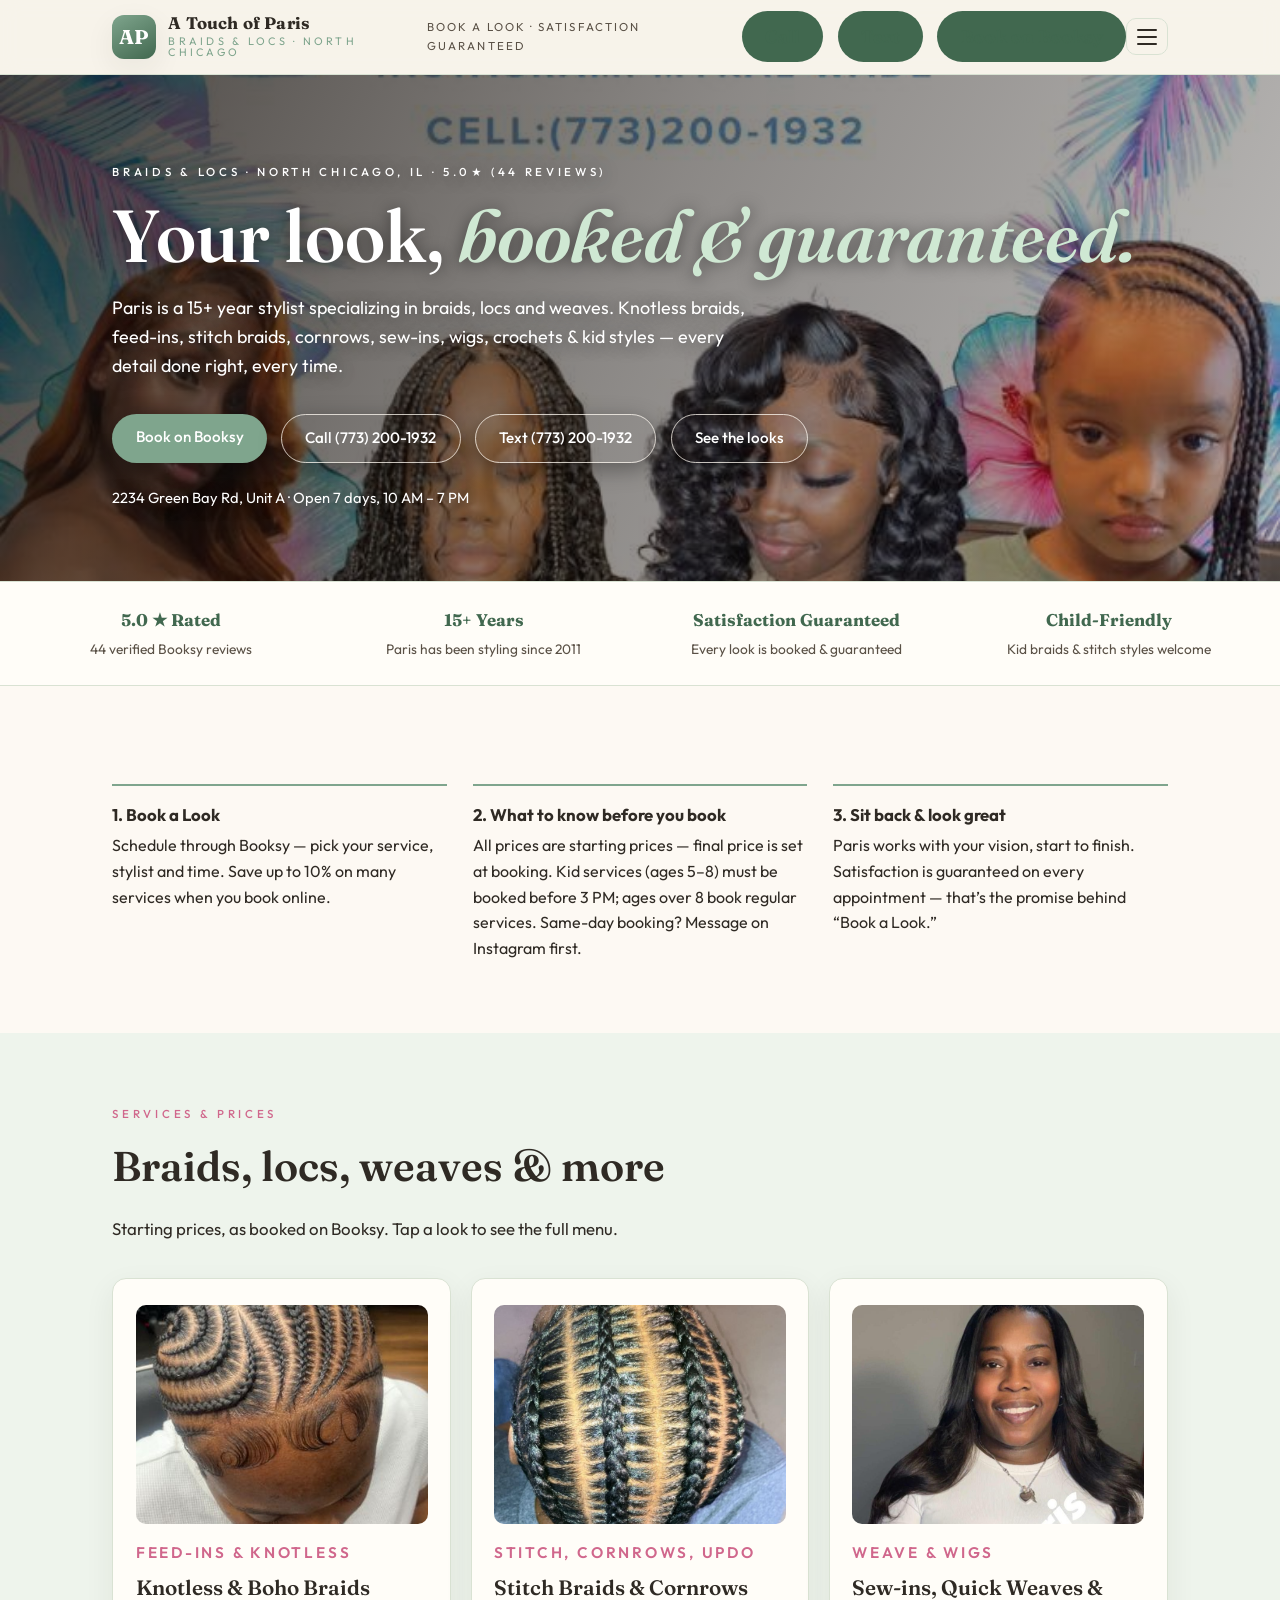
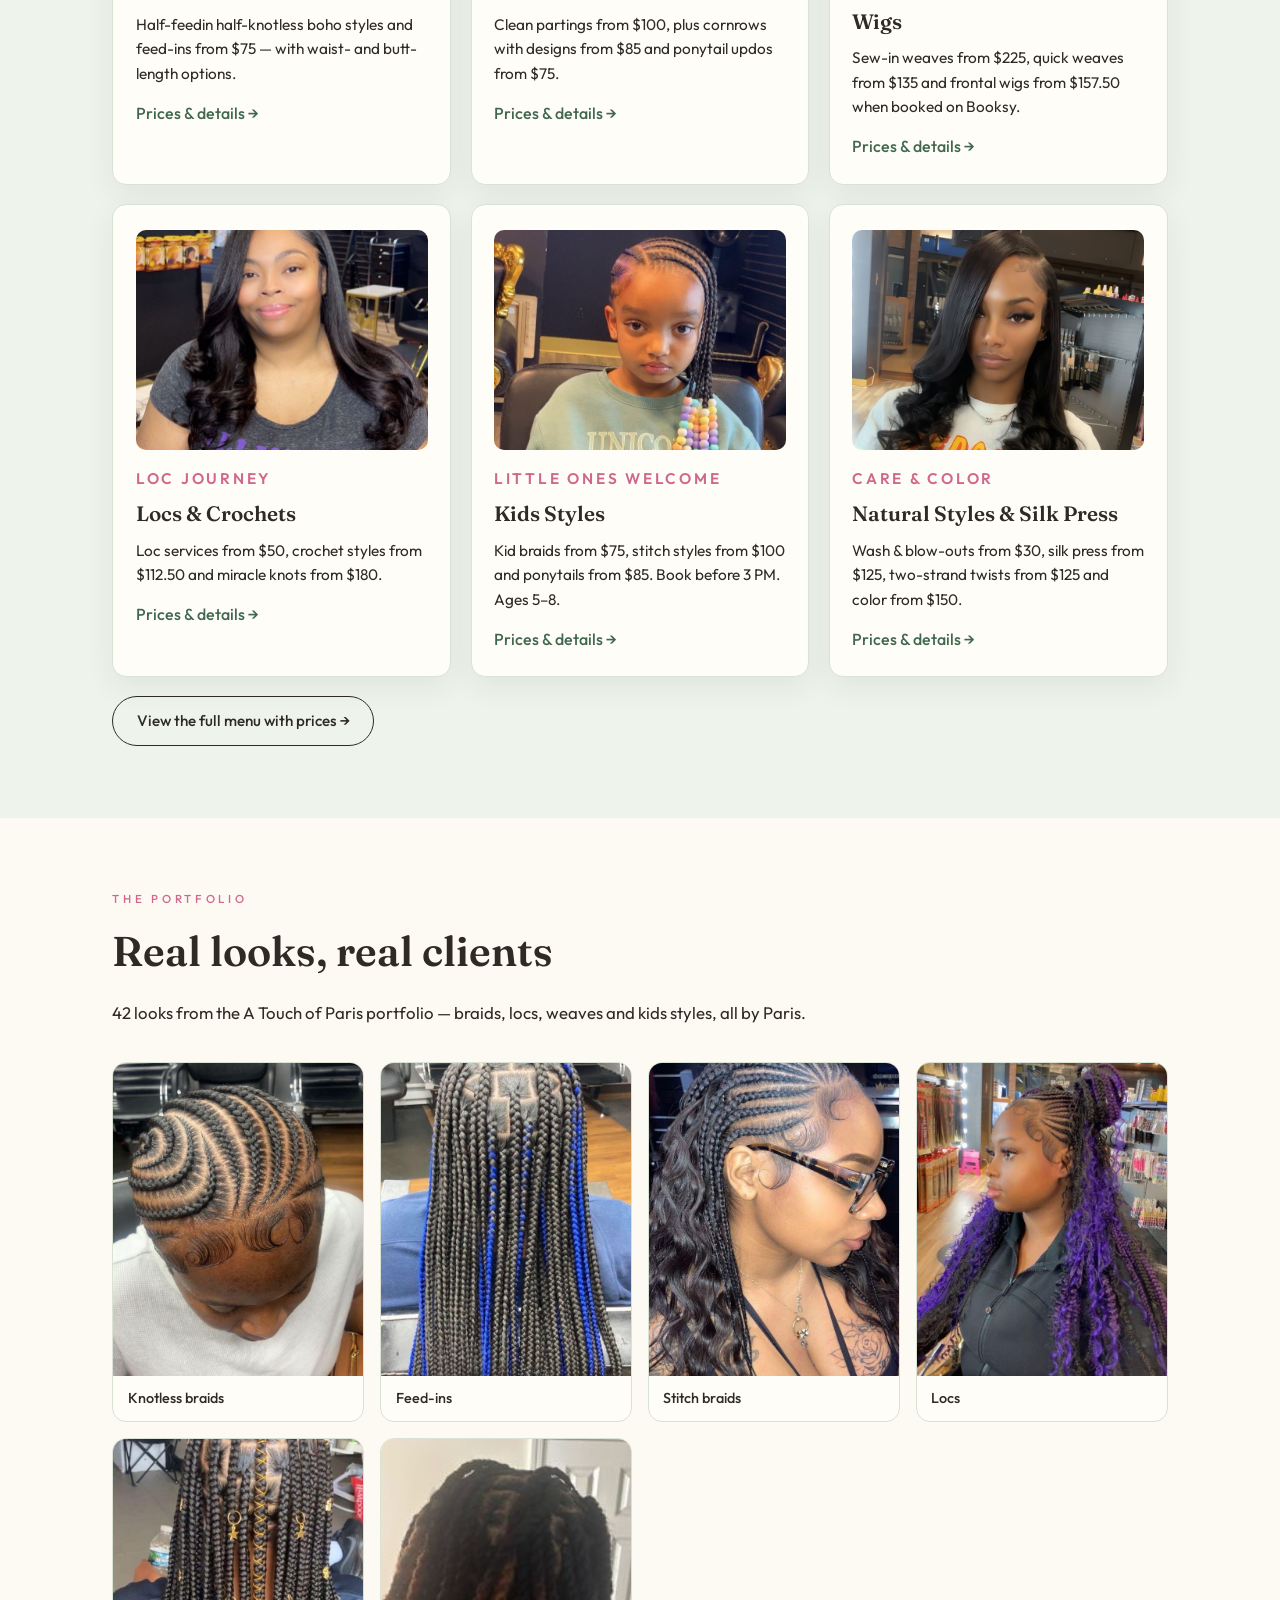
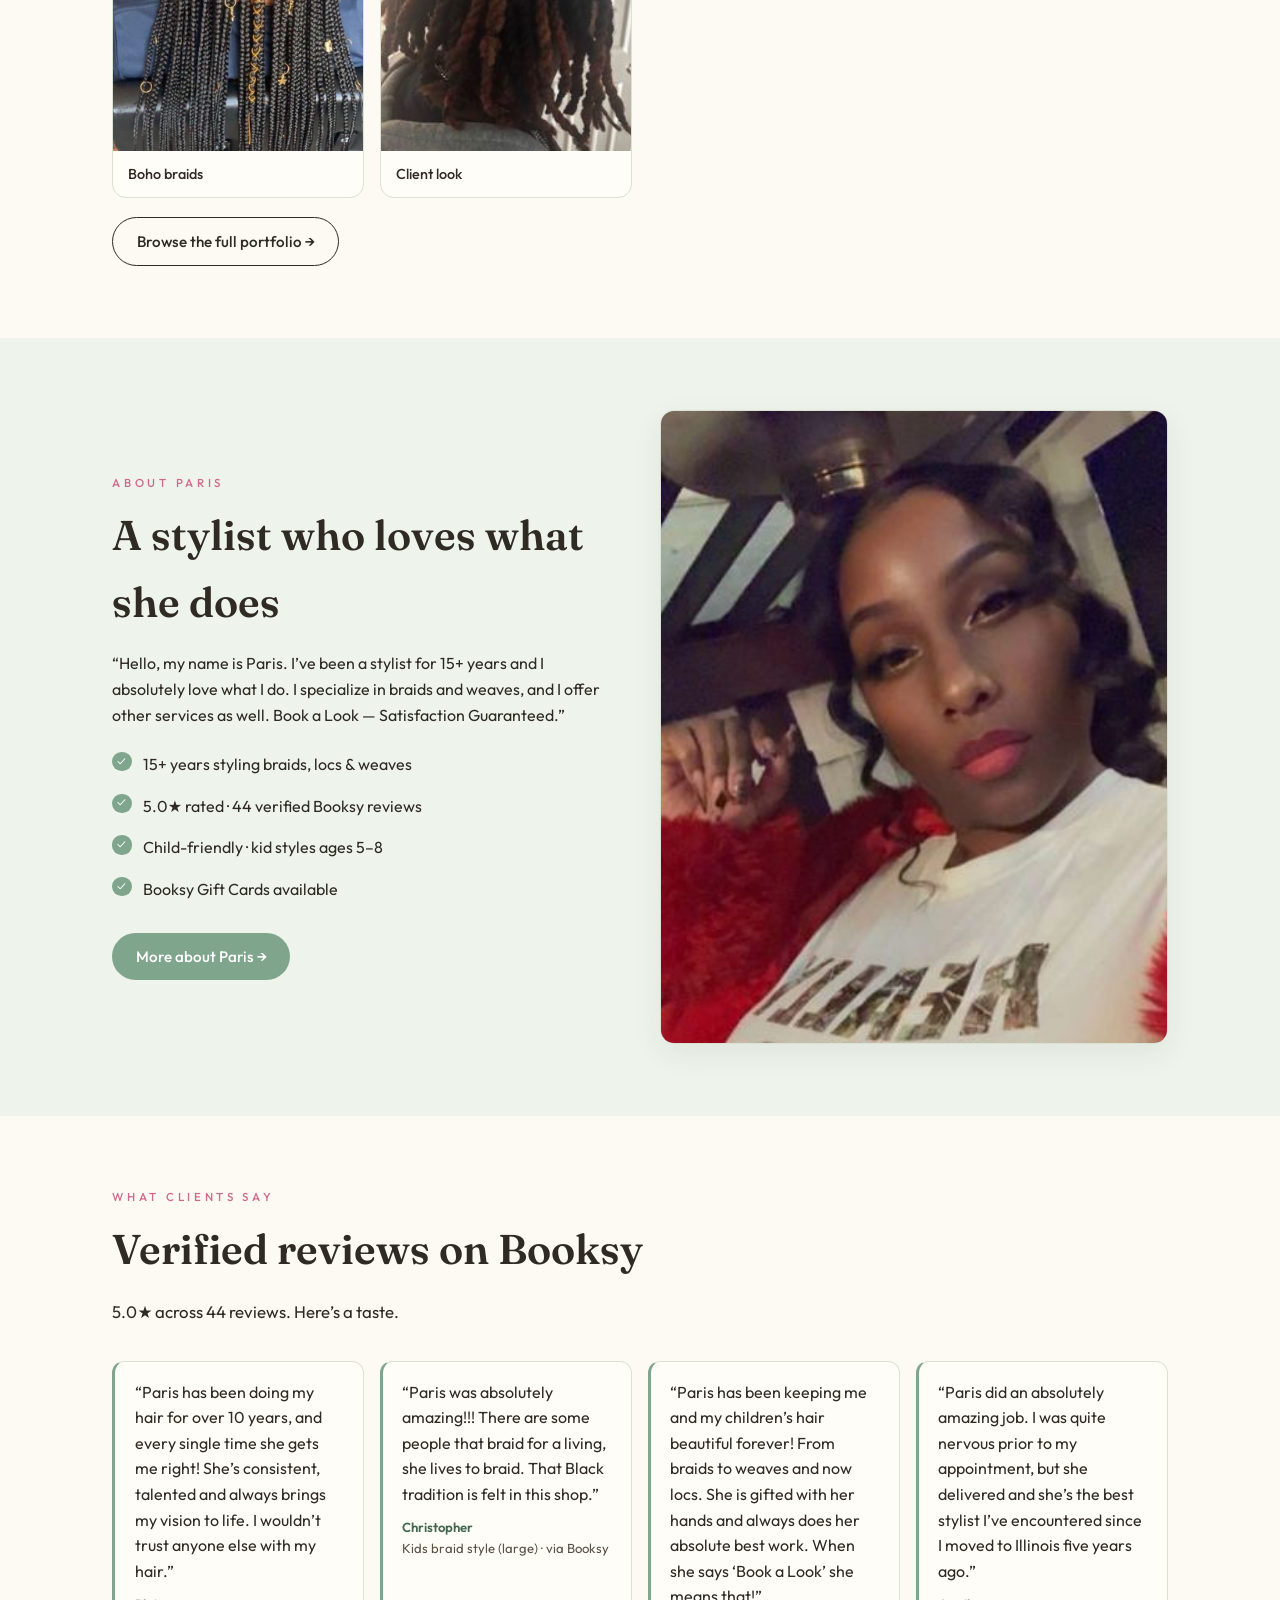
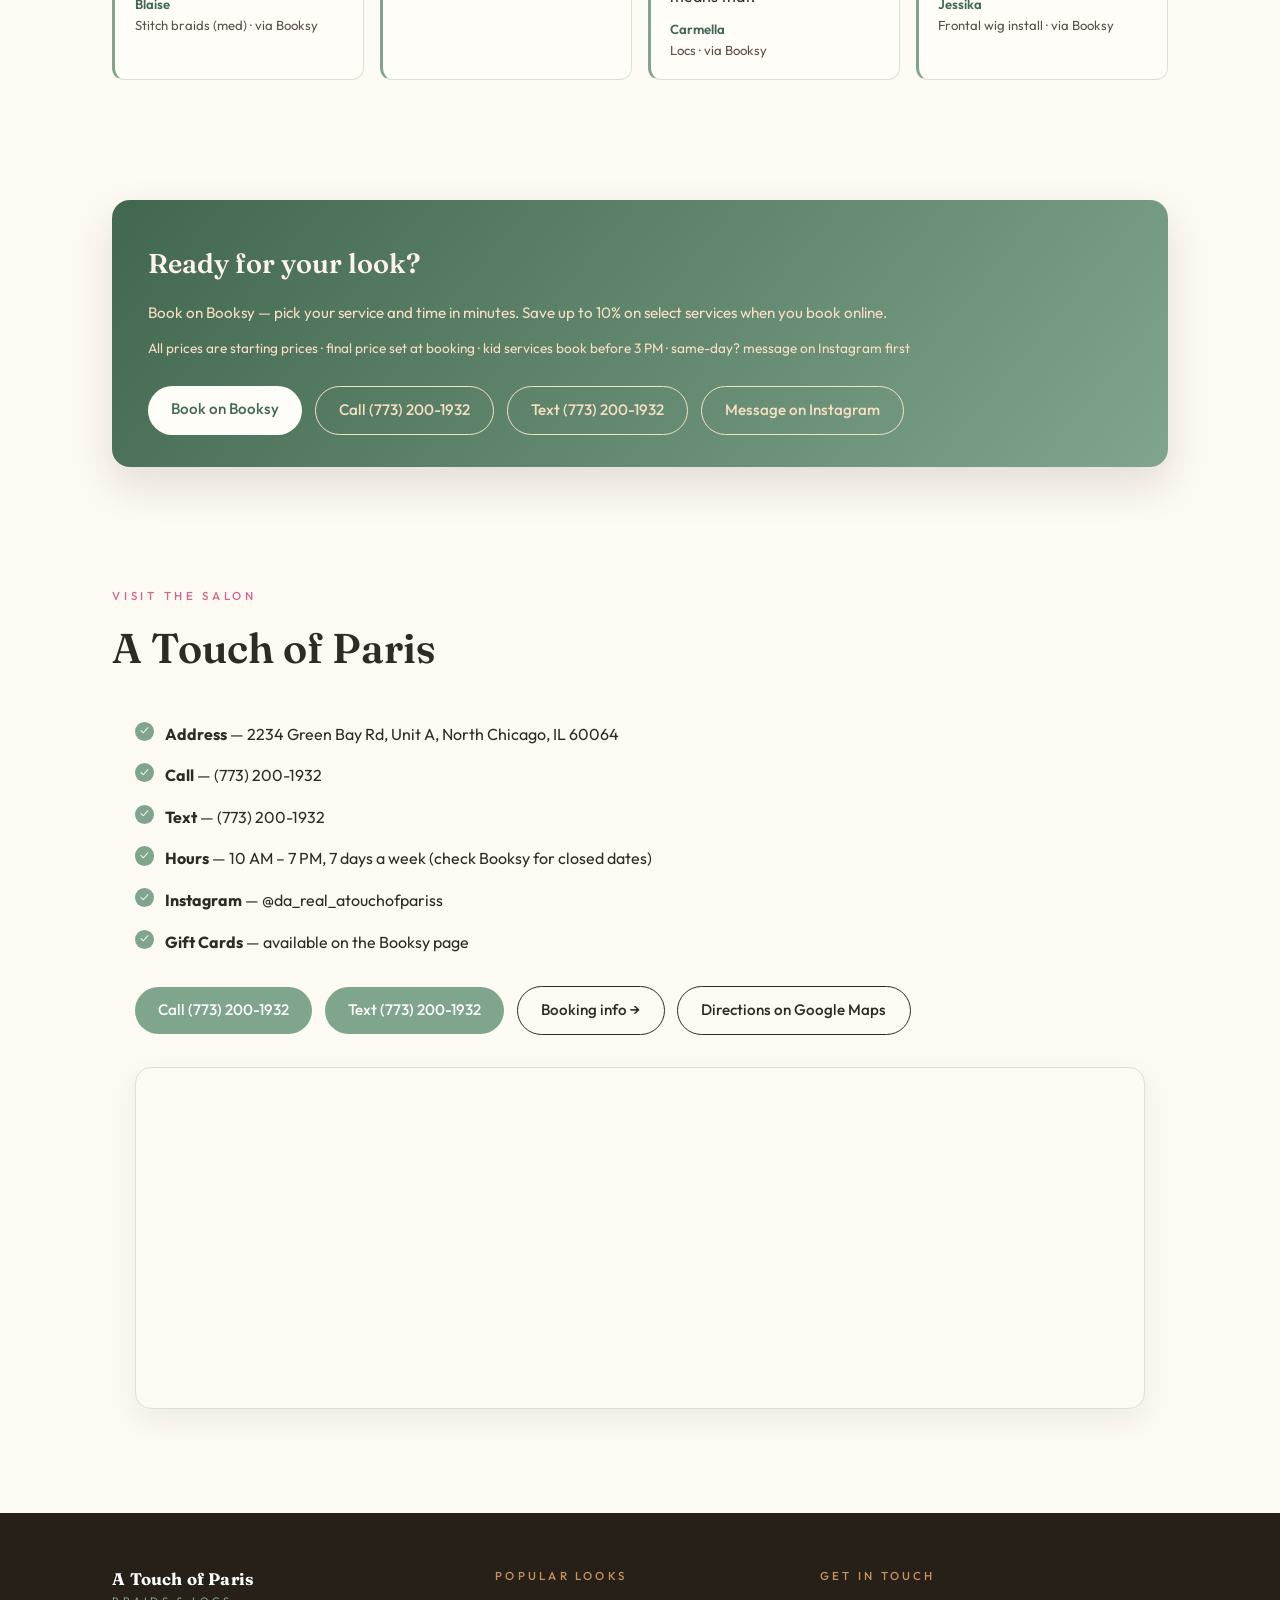
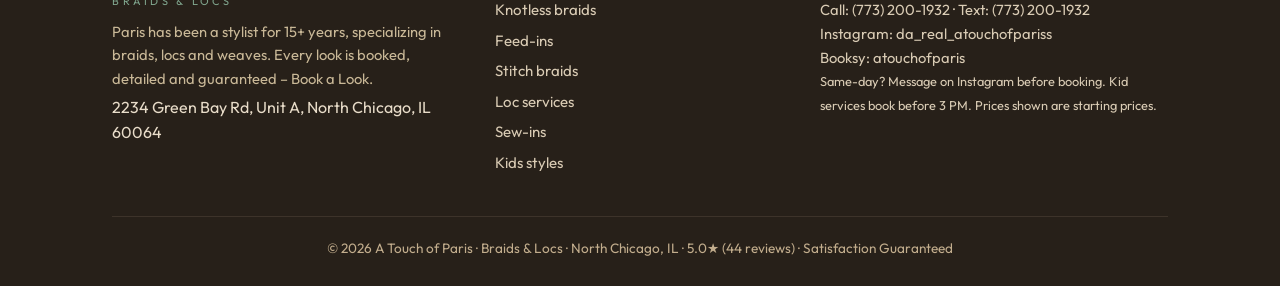
<file: index.html>
<!DOCTYPE html>
<html lang="en">
<head>
  <meta charset="UTF-8" />
  <meta name="viewport" content="width=device-width, initial-scale=1, viewport-fit=cover" />
  <title>A Touch of Paris | Braids &amp; Locs in North Chicago, IL - Book on Booksy</title>
  <meta name="description" content="Paris is a 15+ year stylist specializing in braids and locs at A Touch of Paris, 2234 Green Bay Rd, North Chicago, IL 60064. Knotless braids, feed-ins, stitch braids, cornrows, sew-ins, wigs, locs, crochets &amp; kids styles. 5.0 stars (44 reviews). Book a Look on Booksy - Satisfaction Guaranteed." />
  <link rel="canonical" href="https://ari-builds.github.io/atouchofparis/" />
  <meta property="og:type" content="website" />
  <meta property="og:title" content="A Touch of Paris - Braids &amp; Locs | North Chicago" />
  <meta property="og:description" content="Braids, locs, weaves and kid styles by Paris (15+ years). 5.0 stars on Booksy. Book a Look - Satisfaction Guaranteed." />
  <meta name="theme-color" content="#7fa58d" />
  <link rel="icon" href="data:image/svg+xml,%3Csvg xmlns='http://www.w3.org/2000/svg' viewBox='0 0 32 32'%3E%3Crect width='32' height='32' rx='8' fill='%232c261f'/%3E%3Ctext x='16' y='22' font-size='14' font-family='Georgia' font-weight='600' fill='%237fa58d' text-anchor='middle'%3EAP%3C/text%3E%3C/svg%3E" />
  <link rel="preconnect" href="https://fonts.googleapis.com" />
  <link rel="preconnect" href="https://fonts.gstatic.com" crossorigin />
  <link href="https://fonts.googleapis.com/css2?family=Fraunces:opsz,wght@9..144,400;9..144,500;9..144,600;9..144,700&family=Outfit:wght@200;300;400;500;600&display=swap" rel="stylesheet" />
  <link rel="stylesheet" href="assets/site.css" />
  <script type="application/ld+json">
  {
    "@context": "https://schema.org",
    "@graph": [
      {
        "@type": "HairSalon",
        "@id": "https://ari-builds.github.io/atouchofparis/#business",
        "name": "A Touch of Paris (Atouchofparis)",
        "description": "Braids and locs salon in North Chicago, IL. Paris is a stylist of 15+ years specializing in braids and weaves: knotless braids, feed-ins, stitch braids, cornrows, sew-ins, wigs, locs, crochets and kids styles.",
        "url": "https://ari-builds.github.io/atouchofparis/",
        "image": "https://ari-builds.github.io/atouchofparis/assets/photos/booksy/hero-biz.jpg",
        "telephone": "+17732001932",
        "priceRange": "$$",
        "address": {
          "@type": "PostalAddress",
          "streetAddress": "2234 Green Bay Rd, Unit A",
          "addressLocality": "North Chicago",
          "addressRegion": "IL",
          "postalCode": "60064",
          "addressCountry": "US"
        },
        "geo": { "@type": "GeoCoordinates", "latitude": 42.3278, "longitude": -87.8606 },
        "aggregateRating": { "@type": "AggregateRating", "ratingValue": "5.0", "reviewCount": "44" },
        "openingHours": ["Mo-Su 10:00-19:00"],
        "amenityFeature": [
          { "@type": "LocationFeatureSpecification", "name": "Child-friendly" },
          { "@type": "LocationFeatureSpecification", "name": "Gift cards" },
          { "@type": "LocationFeatureSpecification", "name": "Satisfaction guaranteed" }
        ],
        "sameAs": [
          "https://www.instagram.com/da_real_atouchofpariss/",
          "https://booksy.com/en-us/1605658_atouchofparis_braids-locs_18698_north-chicago"
        ]
      },
      {
        "@type": "WebSite",
        "@id": "https://ari-builds.github.io/atouchofparis/#website",
        "url": "https://ari-builds.github.io/atouchofparis/",
        "name": "A Touch of Paris - Braids &amp; Locs",
        "publisher": { "@id": "https://ari-builds.github.io/atouchofparis/#business" }
      }
    ]
  }
  </script>
</head>
<body data-page="home">
  <main>
    <!-- hero -->
    <section class="hero">
      <img class="hero-bg" src="assets/photos/booksy/hero-biz.jpg" alt="A Touch of Paris braids and locs salon" fetchpriority="high" />
      <div class="inner">
        <p class="kicker fade">Braids &amp; Locs &middot; North Chicago, IL &middot; 5.0&starf; (44 reviews)</p>
        <h1 class="fade">Your look, <em>booked &amp; guaranteed.</em></h1>
        <p class="lead fade">Paris is a 15+ year stylist specializing in braids, locs and weaves. Knotless braids, feed-ins, stitch braids, cornrows, sew-ins, wigs, crochets &amp; kid styles &mdash; every detail done right, every time.</p>
        <div class="hero-cta fade">
          <a class="btn btn-cta" href="https://booksy.com/en-us/1605658_atouchofparis_braids-locs_18698_north-chicago" target="_blank" rel="noopener">Book on Booksy</a>
          <a class="btn btn-ghost-light" href="tel:+17732001932">Call (773) 200-1932</a>
          <a class="btn btn-ghost-light" href="sms:+17732001932">Text (773) 200-1932</a>
          <a class="btn btn-ghost-light" href="gallery.html">See the looks</a>
        </div>
        <p class="hero-note fade">2234 Green Bay Rd, Unit A &middot; Open 7 days, 10 AM &ndash; 7 PM</p>
      </div>
    </section>

    <!-- trust bar -->
    <div class="badges">
      <div class="badge-row">
        <div><b>5.0 &starf; Rated</b><span>44 verified Booksy reviews</span></div>
        <div><b>15+ Years</b><span>Paris has been styling since 2011</span></div>
        <div><b>Satisfaction Guaranteed</b><span>Every look is booked &amp; guaranteed</span></div>
        <div><b>Child-Friendly</b><span>Kid braids &amp; stitch styles welcome</span></div>
      </div>
    </div>

    <!-- how to book -->
    <section class="section-block">
      <div class="section cs-row">
        <div class="fade">
          <h3>1. Book a Look</h3>
          <p>Schedule through Booksy &mdash; pick your service, stylist and time. Save up to 10% on many services when you book online.</p>
        </div>
        <div class="fade">
          <h3>2. What to know before you book</h3>
          <p>All prices are starting prices &mdash; final price is set at booking. Kid services (ages 5&ndash;8) must be booked before 3 PM; ages over 8 book regular services. Same-day booking? Message on Instagram first.</p>
        </div>
        <div class="fade">
          <h3>3. Sit back &amp; look great</h3>
          <p>Paris works with your vision, start to finish. Satisfaction is guaranteed on every appointment &mdash; that&rsquo;s the promise behind &ldquo;Book a Look.&rdquo;</p>
        </div>
      </div>
    </section>

    <!-- services -->
    <section class="section-block pale" id="services">
      <div class="section">
        <p class="kicker fade">Services &amp; prices</p>
        <h2 class="fade">Braids, locs, weaves &amp; more</h2>
        <p class="lead fade">Starting prices, as booked on Booksy. Tap a look to see the full menu.</p>
        <div class="grid">
          <a class="card fade" href="services.html#feedins">
            <div class="card-img"><img src="assets/photos/booksy/insp-1.jpg" alt="Feed-in braids" loading="lazy" /></div>
            <p class="cat-count">Feed-ins &amp; knotless</p>
            <h3>Knotless &amp; Boho Braids</h3>
            <p>Half-feedin half-knotless boho styles and feed-ins from $75 &mdash; with waist- and butt-length options.</p>
            <span class="more">Prices &amp; details &#8594;</span>
          </a>
          <a class="card fade" href="services.html#stitch">
            <div class="card-img"><img src="assets/photos/booksy/svc-stitch.jpg" alt="Stitch braids" loading="lazy" /></div>
            <p class="cat-count">Stitch, cornrows, updo</p>
            <h3>Stitch Braids &amp; Cornrows</h3>
            <p>Clean partings from $100, plus cornrows with designs from $85 and ponytail updos from $75.</p>
            <span class="more">Prices &amp; details &#8594;</span>
          </a>
          <a class="card fade" href="services.html#sewins">
            <div class="card-img"><img src="assets/photos/booksy/svc-sew-1.jpg" alt="Sew-in weave" loading="lazy" /></div>
            <p class="cat-count">Weave &amp; wigs</p>
            <h3>Sew-ins, Quick Weaves &amp; Wigs</h3>
            <p>Sew-in weaves from $225, quick weaves from $135 and frontal wigs from $157.50 when booked on Booksy.</p>
            <span class="more">Prices &amp; details &#8594;</span>
          </a>
          <a class="card fade" href="services.html#locs">
            <div class="card-img"><img src="assets/photos/booksy/svc-sew-2.jpg" alt="Loc services" loading="lazy" /></div>
            <p class="cat-count">Loc journey</p>
            <h3>Locs &amp; Crochets</h3>
            <p>Loc services from $50, crochet styles from $112.50 and miracle knots from $180.</p>
            <span class="more">Prices &amp; details &#8594;</span>
          </a>
          <a class="card fade" href="services.html#kids">
            <div class="card-img"><img src="assets/photos/booksy/svc-kid-1.jpg" alt="Kids braid styles" loading="lazy" /></div>
            <p class="cat-count">Little ones welcome</p>
            <h3>Kids Styles</h3>
            <p>Kid braids from $75, stitch styles from $100 and ponytails from $85. Book before 3 PM. Ages 5&ndash;8.</p>
            <span class="more">Prices &amp; details &#8594;</span>
          </a>
          <a class="card fade" href="services.html#natural">
            <div class="card-img"><img src="assets/photos/booksy/svc-weave.jpg" alt="Natural styles and silk press" loading="lazy" /></div>
            <p class="cat-count">Care &amp; color</p>
            <h3>Natural Styles &amp; Silk Press</h3>
            <p>Wash &amp; blow-outs from $30, silk press from $125, two-strand twists from $125 and color from $150.</p>
            <span class="more">Prices &amp; details &#8594;</span>
          </a>
        </div>
        <p class="fade" style="margin-top:1.2rem"><a class="btn btn-ghost" href="services.html">View the full menu with prices &#8594;</a></p>
      </div>
    </section>

    <!-- gallery teaser -->
    <section class="section-block">
      <div class="section">
        <p class="kicker fade">The portfolio</p>
        <h2 class="fade">Real looks, real clients</h2>
        <p class="lead fade">42 looks from the A Touch of Paris portfolio &mdash; braids, locs, weaves and kids styles, all by Paris.</p>
        <div class="gallery fade">
          <figure><img src="assets/photos/portfolio/atp-01-33921323.jpg" alt="Knotless braids showcase" loading="lazy" /><figcaption>Knotless braids</figcaption></figure>
          <figure><img src="assets/photos/portfolio/atp-04-33921320.jpg" alt="Feed-in braids" loading="lazy" /><figcaption>Feed-ins</figcaption></figure>
          <figure><img src="assets/photos/portfolio/atp-09-32247633.jpg" alt="Stitch braids" loading="lazy" /><figcaption>Stitch braids</figcaption></figure>
          <figure><img src="assets/photos/portfolio/atp-17-32247543.jpg" alt="Loc style" loading="lazy" /><figcaption>Locs</figcaption></figure>
          <figure><img src="assets/photos/portfolio/atp-21-30720416.jpg" alt="Boho half feedin half knotless" loading="lazy" /><figcaption>Boho braids</figcaption></figure>
          <figure><img src="assets/photos/booksy/client-1.jpg" alt="Happy client after her appointment" loading="lazy" /><figcaption>Client look</figcaption></figure>
        </div>
        <p class="fade" style="margin-top:1.2rem"><a class="btn btn-ghost" href="gallery.html">Browse the full portfolio &#8594;</a></p>
      </div>
    </section>

    <!-- about teaser -->
    <section class="section-block pale">
      <div class="section" style="display:grid;grid-template-columns:1fr 1fr;gap:2.5rem;align-items:center">
        <div>
          <p class="kicker fade">About Paris</p>
          <h2 class="fade">A stylist who loves what she does</h2>
          <p class="fade">&ldquo;Hello, my name is Paris. I&rsquo;ve been a stylist for 15+ years and I absolutely love what I do. I specialize in braids and weaves, and I offer other services as well. Book a Look &mdash; Satisfaction Guaranteed.&rdquo;</p>
          <ul class="ticks fade">
            <li>15+ years styling braids, locs &amp; weaves</li>
            <li>5.0&starf; rated &middot; 44 verified Booksy reviews</li>
            <li>Child-friendly &middot; kid styles ages 5&ndash;8</li>
            <li>Booksy Gift Cards available</li>
          </ul>
          <a class="btn btn-cta fade" href="about.html">More about Paris &#8594;</a>
        </div>
        <div class="page-photo fade">
          <img src="assets/photos/booksy/logo.jpg" alt="A Touch of Paris logo" loading="lazy" />
        </div>
      </div>
    </section>

    <!-- reviews -->
    <section class="section-block">
      <div class="section">
        <p class="kicker fade">What clients say</p>
        <h2 class="fade">Verified reviews on Booksy</h2>
        <p class="lead fade">5.0&starf; across 44 reviews. Here&rsquo;s a taste.</p>
        <div class="rgrid fade">
          <div class="qcard">
            <p>&ldquo;Paris has been doing my hair for over 10 years, and every single time she gets me right! She&rsquo;s consistent, talented and always brings my vision to life. I wouldn&rsquo;t trust anyone else with my hair.&rdquo;</p>
            <div class="who">Blaise<span>Stitch braids (med) &middot; via Booksy</span></div>
          </div>
          <div class="qcard">
            <p>&ldquo;Paris was absolutely amazing!!! There are some people that braid for a living, she lives to braid. That Black tradition is felt in this shop.&rdquo;</p>
            <div class="who">Christopher<span>Kids braid style (large) &middot; via Booksy</span></div>
          </div>
          <div class="qcard">
            <p>&ldquo;Paris has been keeping me and my children&rsquo;s hair beautiful forever! From braids to weaves and now locs. She is gifted with her hands and always does her absolute best work. When she says &lsquo;Book a Look&rsquo; she means that!&rdquo;</p>
            <div class="who">Carmella<span>Locs &middot; via Booksy</span></div>
          </div>
          <div class="qcard">
            <p>&ldquo;Paris did an absolutely amazing job. I was quite nervous prior to my appointment, but she delivered and she&rsquo;s the best stylist I&rsquo;ve encountered since I moved to Illinois five years ago.&rdquo;</p>
            <div class="who">Jessika<span>Frontal wig install &middot; via Booksy</span></div>
          </div>
        </div>
      </div>
    </section>

    <!-- book strip -->
    <section class="strip">
      <div class="section">
        <div class="estimate-card fade">
          <div>
            <h2>Ready for your look?</h2>
            <p>Book on Booksy &mdash; pick your service and time in minutes. Save up to 10% on select services when you book online.</p>
            <span class="estimate-note">All prices are starting prices &middot; final price set at booking &middot; kid services book before 3 PM &middot; same-day? message on Instagram first</span>
          </div>
          <div class="estimate-cta">
            <a class="btn btn-call" href="https://booksy.com/en-us/1605658_atouchofparis_braids-locs_18698_north-chicago" target="_blank" rel="noopener" style="background:var(--white);color:var(--brick-deep)">Book on Booksy</a>
            <a class="btn btn-ghost" href="tel:+17732001932" style="border-color:#f7dfc4;color:#f7dfc4">Call (773) 200-1932</a>
            <a class="btn btn-ghost" href="sms:+17732001932" style="border-color:#f7dfc4;color:#f7dfc4">Text (773) 200-1932</a>
            <a class="btn btn-ghost" href="https://www.instagram.com/da_real_atouchofpariss/" target="_blank" rel="noopener" style="border-color:#f7dfc4;color:#f7dfc4">Message on Instagram</a>
          </div>
        </div>
      </div>
    </section>

    <!-- visit -->
    <section class="section-block">
      <div class="section">
        <p class="kicker fade">Visit the salon</p>
        <h2 class="fade">A Touch of Paris</h2>
        <div class="section" style="display:grid;grid-template-columns:1fr;gap:2rem">
          <div>
            <ul class="ticks fade">
              <li><b>Address</b> &mdash; 2234 Green Bay Rd, Unit A, North Chicago, IL 60064</li>
              <li><b>Call</b> &mdash; <a href="tel:+17732001932">(773) 200-1932</a></li>
              <li><b>Text</b> &mdash; <a href="sms:+17732001932">(773) 200-1932</a></li>
              <li><b>Hours</b> &mdash; 10 AM &ndash; 7 PM, 7 days a week (check Booksy for closed dates)</li>
              <li><b>Instagram</b> &mdash; @da_real_atouchofpariss</li>
              <li><b>Gift Cards</b> &mdash; available on the Booksy page</li>
            </ul>
            <div class="g-cta fade" style="margin-top:1.4rem">
              <a class="btn btn-cta" href="tel:+17732001932">Call (773) 200-1932</a>
              <a class="btn btn-cta" href="sms:+17732001932">Text (773) 200-1932</a>
              <a class="btn btn-ghost" href="booking.html">Booking info &#8594;</a>
              <a class="btn btn-ghost" href="https://www.google.com/maps/search/?api=1&query=2234+Green+Bay+Rd+North+Chicago+IL+60064" target="_blank" rel="noopener">Directions on Google Maps</a>
            </div>
          </div>
          <div class="fade" style="box-shadow:var(--shadow);border-radius:16px;overflow:hidden;border:1px solid var(--line)">
            <iframe title="A Touch of Paris on the map - North Chicago, IL" src="https://www.google.com/maps?q=2234+Green+Bay+Rd,+North+Chicago,+IL+60064&z=15&output=embed" width="100%" height="340" style="border:0;display:block" loading="lazy" allowfullscreen referrerpolicy="no-referrer-when-downgrade"></iframe>
          </div>
        </div>
      </div>
    </section>
  </main>
  <script src="assets/common.js"></script>
</body>
</html>
</file>
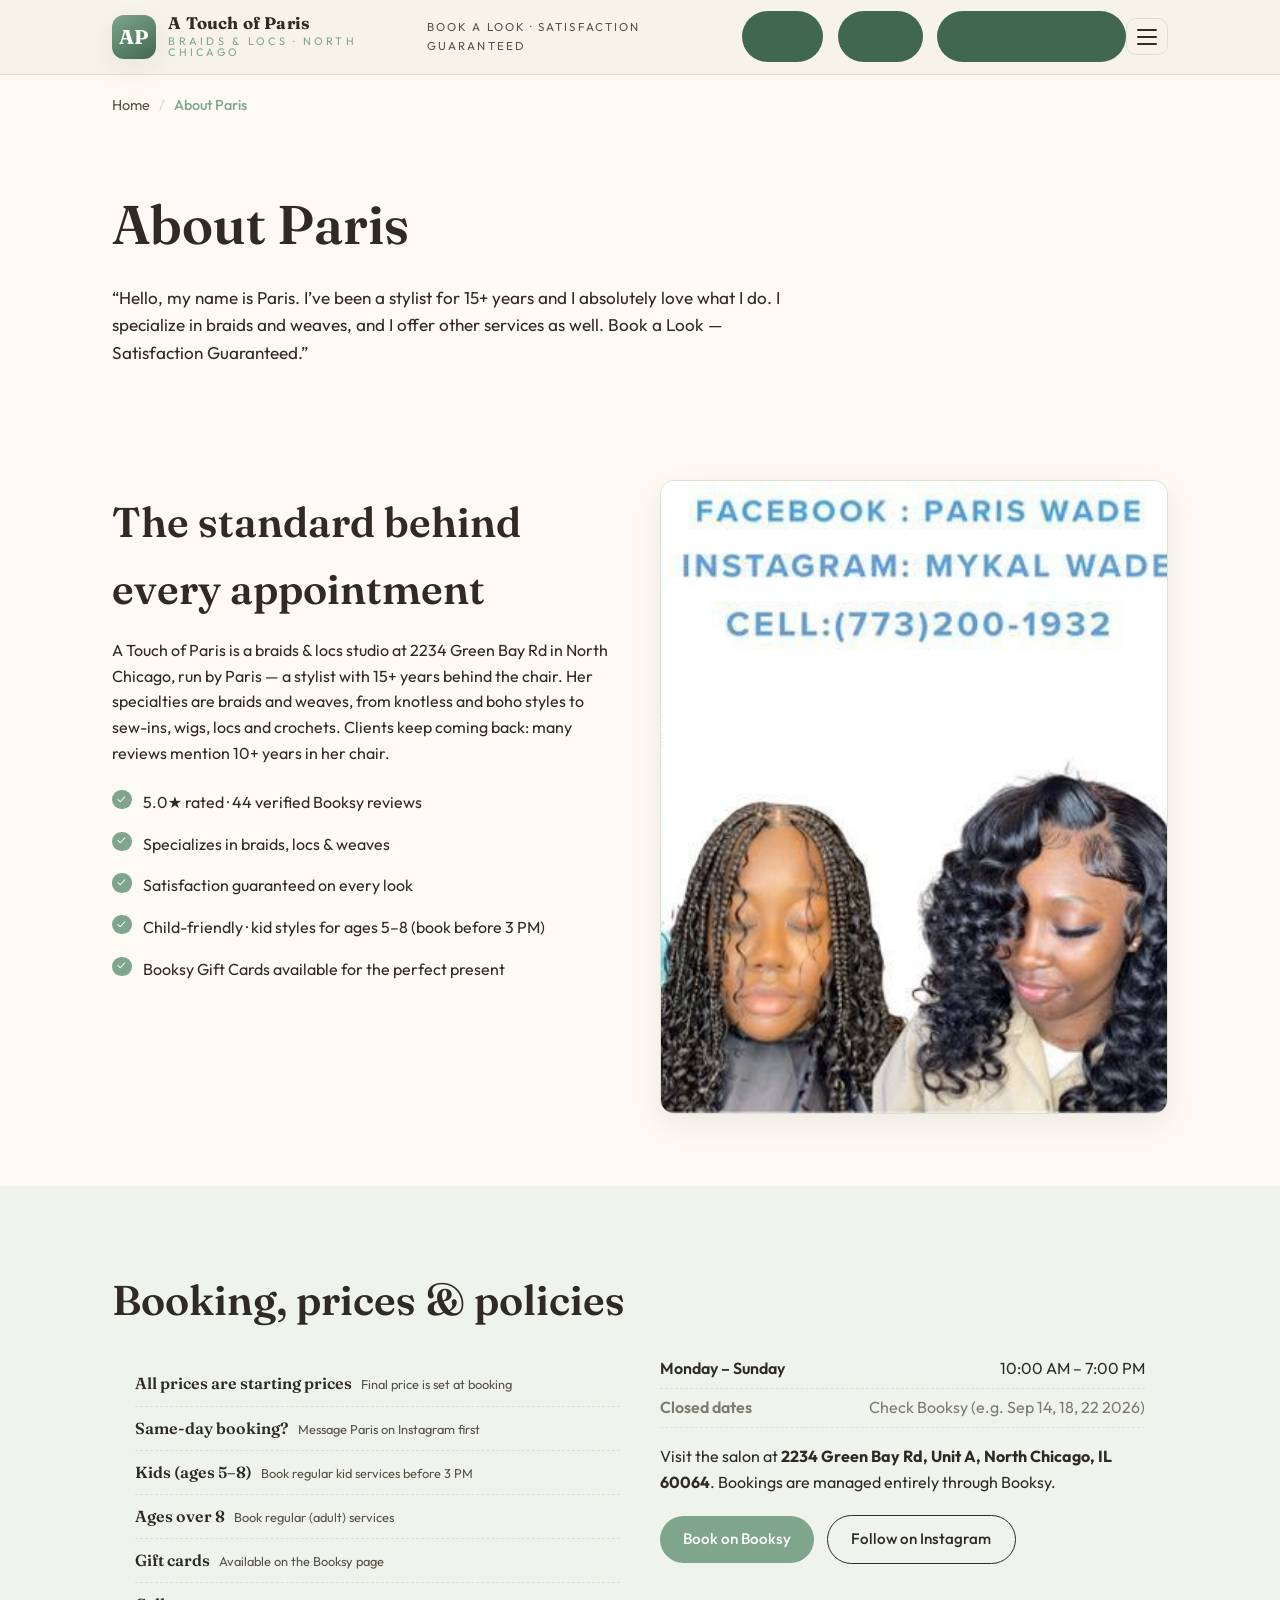
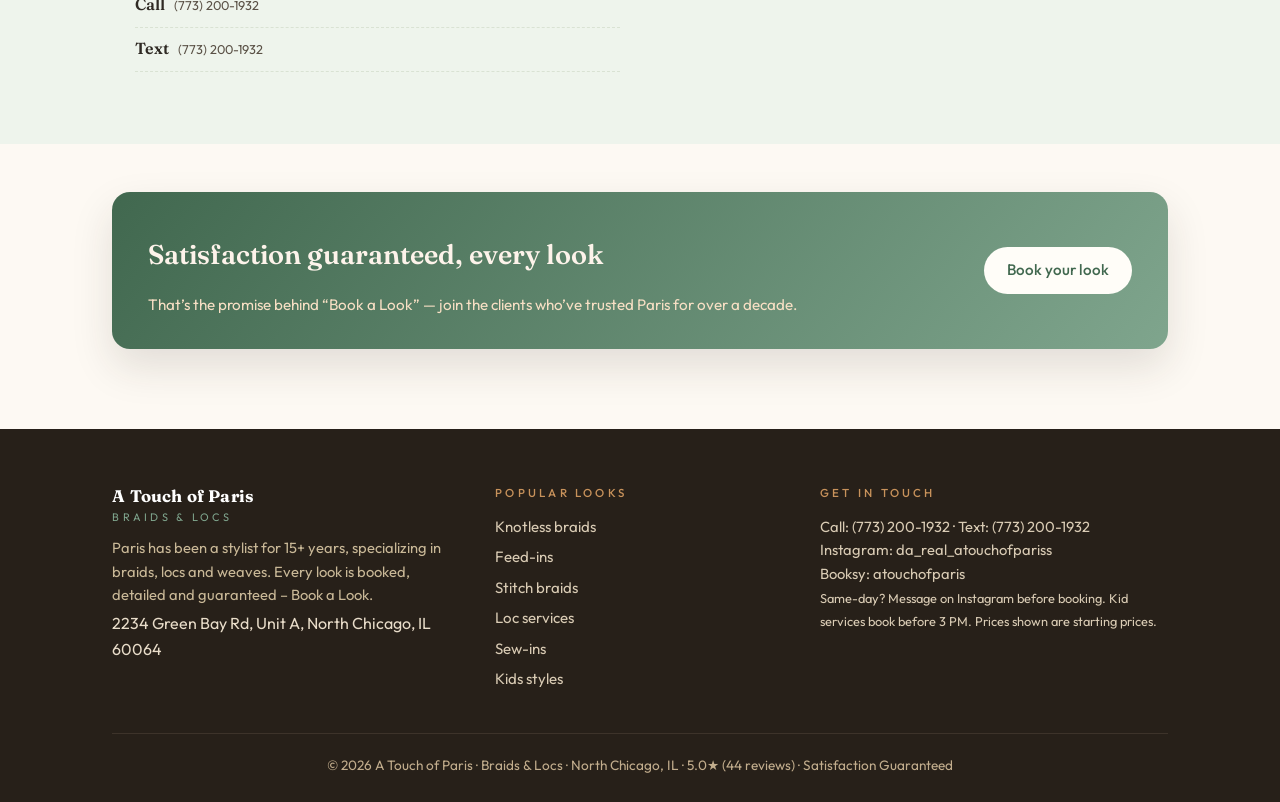
<file: about.html>
<!DOCTYPE html>
<html lang="en">
<head>
  <meta charset="UTF-8" />
  <meta name="viewport" content="width=device-width, initial-scale=1, viewport-fit=cover" />
  <title>About Paris | A Touch of Paris Braids &amp; Locs - North Chicago, IL</title>
  <meta name="description" content="About Paris, the 15+ year stylist behind A Touch of Paris in North Chicago, IL. Specializing in braids and weaves with 5.0 stars across 44 Booksy reviews. Book a Look - Satisfaction Guaranteed." />
  <link rel="canonical" href="https://ari-builds.github.io/atouchofparis/about.html" />
  <meta name="theme-color" content="#7fa58d" />
  <link rel="icon" href="data:image/svg+xml,%3Csvg xmlns='http://www.w3.org/2000/svg' viewBox='0 0 32 32'%3E%3Crect width='32' height='32' rx='8' fill='%232c261f'/%3E%3Ctext x='16' y='22' font-size='14' font-family='Georgia' font-weight='600' fill='%237fa58d' text-anchor='middle'%3EAP%3C/text%3E%3C/svg%3E" />
  <link rel="preconnect" href="https://fonts.googleapis.com" />
  <link rel="preconnect" href="https://fonts.gstatic.com" crossorigin />
  <link href="https://fonts.googleapis.com/css2?family=Fraunces:opsz,wght@9..144,400;9..144,500;9..144,600;9..144,700&family=Outfit:wght@200;300;400;500;600&display=swap" rel="stylesheet" />
  <link rel="stylesheet" href="assets/site.css" />
</head>
<body data-page="about">
  <main>
    <div class="crumbs"><div class="inner crumb"><nav aria-label="Breadcrumb"><ol>
      <li><a href="index.html">Home</a></li>
      <li aria-current="page">About Paris</li>
    </ol></nav></div></div>

    <section class="page-hero">
      <div class="inner">
        <h1 class="fade">About Paris</h1>
        <p class="lead fade">&ldquo;Hello, my name is Paris. I&rsquo;ve been a stylist for 15+ years and I absolutely love what I do. I specialize in braids and weaves, and I offer other services as well. Book a Look &mdash; Satisfaction Guaranteed.&rdquo;</p>
      </div>
    </section>

    <section class="section-block">
      <div class="section" style="display:grid;grid-template-columns:1fr 1fr;gap:2.5rem;align-items:start">
        <div>
          <h2 class="fade">The standard behind every appointment</h2>
          <p class="fade" style="margin-top:1rem">A Touch of Paris is a braids &amp; locs studio at 2234 Green Bay Rd in North Chicago, run by Paris &mdash; a stylist with 15+ years behind the chair. Her specialties are braids and weaves, from knotless and boho styles to sew-ins, wigs, locs and crochets. Clients keep coming back: many reviews mention 10+ years in her chair.</p>
          <ul class="ticks fade">
            <li>5.0&starf; rated &middot; 44 verified Booksy reviews</li>
            <li>Specializes in braids, locs &amp; weaves</li>
            <li>Satisfaction guaranteed on every look</li>
            <li>Child-friendly &middot; kid styles for ages 5&ndash;8 (book before 3 PM)</li>
            <li>Booksy Gift Cards available for the perfect present</li>
          </ul>
        </div>
        <div>
          <div class="page-photo fade">
            <img src="assets/photos/booksy/hero-biz.jpg" alt="A Touch of Paris salon" loading="lazy" />
          </div>
        </div>
      </div>
    </section>

    <section class="section-block pale">
      <div class="section">
        <h2 class="fade">Booking, prices &amp; policies</h2>
        <div class="section" style="display:grid;grid-template-columns:1fr 1fr;gap:2.5rem;align-items:start">
          <ul class="ml fade">
            <li><b>All prices are starting prices</b><span class="d">Final price is set at booking</span></li>
            <li><b>Same-day booking?</b><span class="d">Message Paris on Instagram first</span></li>
            <li><b>Kids (ages 5&ndash;8)</b><span class="d">Book regular kid services before 3 PM</span></li>
            <li><b>Ages over 8</b><span class="d">Book regular (adult) services</span></li>
            <li><b>Gift cards</b><span class="d">Available on the Booksy page</span></li>
            <li><b>Call</b><span class="d"><a href="tel:+17732001932">(773) 200-1932</a></span></li>
            <li><b>Text</b><span class="d"><a href="sms:+17732001932">(773) 200-1932</a></span></li>
          </ul>
          <div>
            <ul class="hours fade">
              <li><b>Monday &ndash; Sunday</b><span>10:00 AM &ndash; 7:00 PM</span></li>
              <li class="closed"><b>Closed dates</b><span>Check Booksy (e.g. Sep 14, 18, 22 2026)</span></li>
            </ul>
            <p class="fade" style="margin-top:1rem">Visit the salon at <b>2234 Green Bay Rd, Unit A, North Chicago, IL 60064</b>. Bookings are managed entirely through Booksy.</p>
            <div class="g-cta fade" style="margin-top:1.2rem">
              <a class="btn btn-cta" href="https://booksy.com/en-us/1605658_atouchofparis_braids-locs_18698_north-chicago" target="_blank" rel="noopener">Book on Booksy</a>
              <a class="btn btn-ghost" href="https://www.instagram.com/da_real_atouchofpariss/" target="_blank" rel="noopener">Follow on Instagram</a>
            </div>
          </div>
        </div>
      </div>
    </section>

    <section class="strip">
      <div class="section">
        <div class="estimate-card fade">
          <div>
            <h2>Satisfaction guaranteed, every look</h2>
            <p>That&rsquo;s the promise behind &ldquo;Book a Look&rdquo; &mdash; join the clients who&rsquo;ve trusted Paris for over a decade.</p>
          </div>
          <div class="estimate-cta">
            <a class="btn btn-call" href="https://booksy.com/en-us/1605658_atouchofparis_braids-locs_18698_north-chicago" target="_blank" rel="noopener" style="background:var(--white);color:var(--brick-deep)">Book your look</a>
          </div>
        </div>
      </div>
    </section>
  </main>
  <script src="assets/common.js"></script>
</body>
</html>
</file>
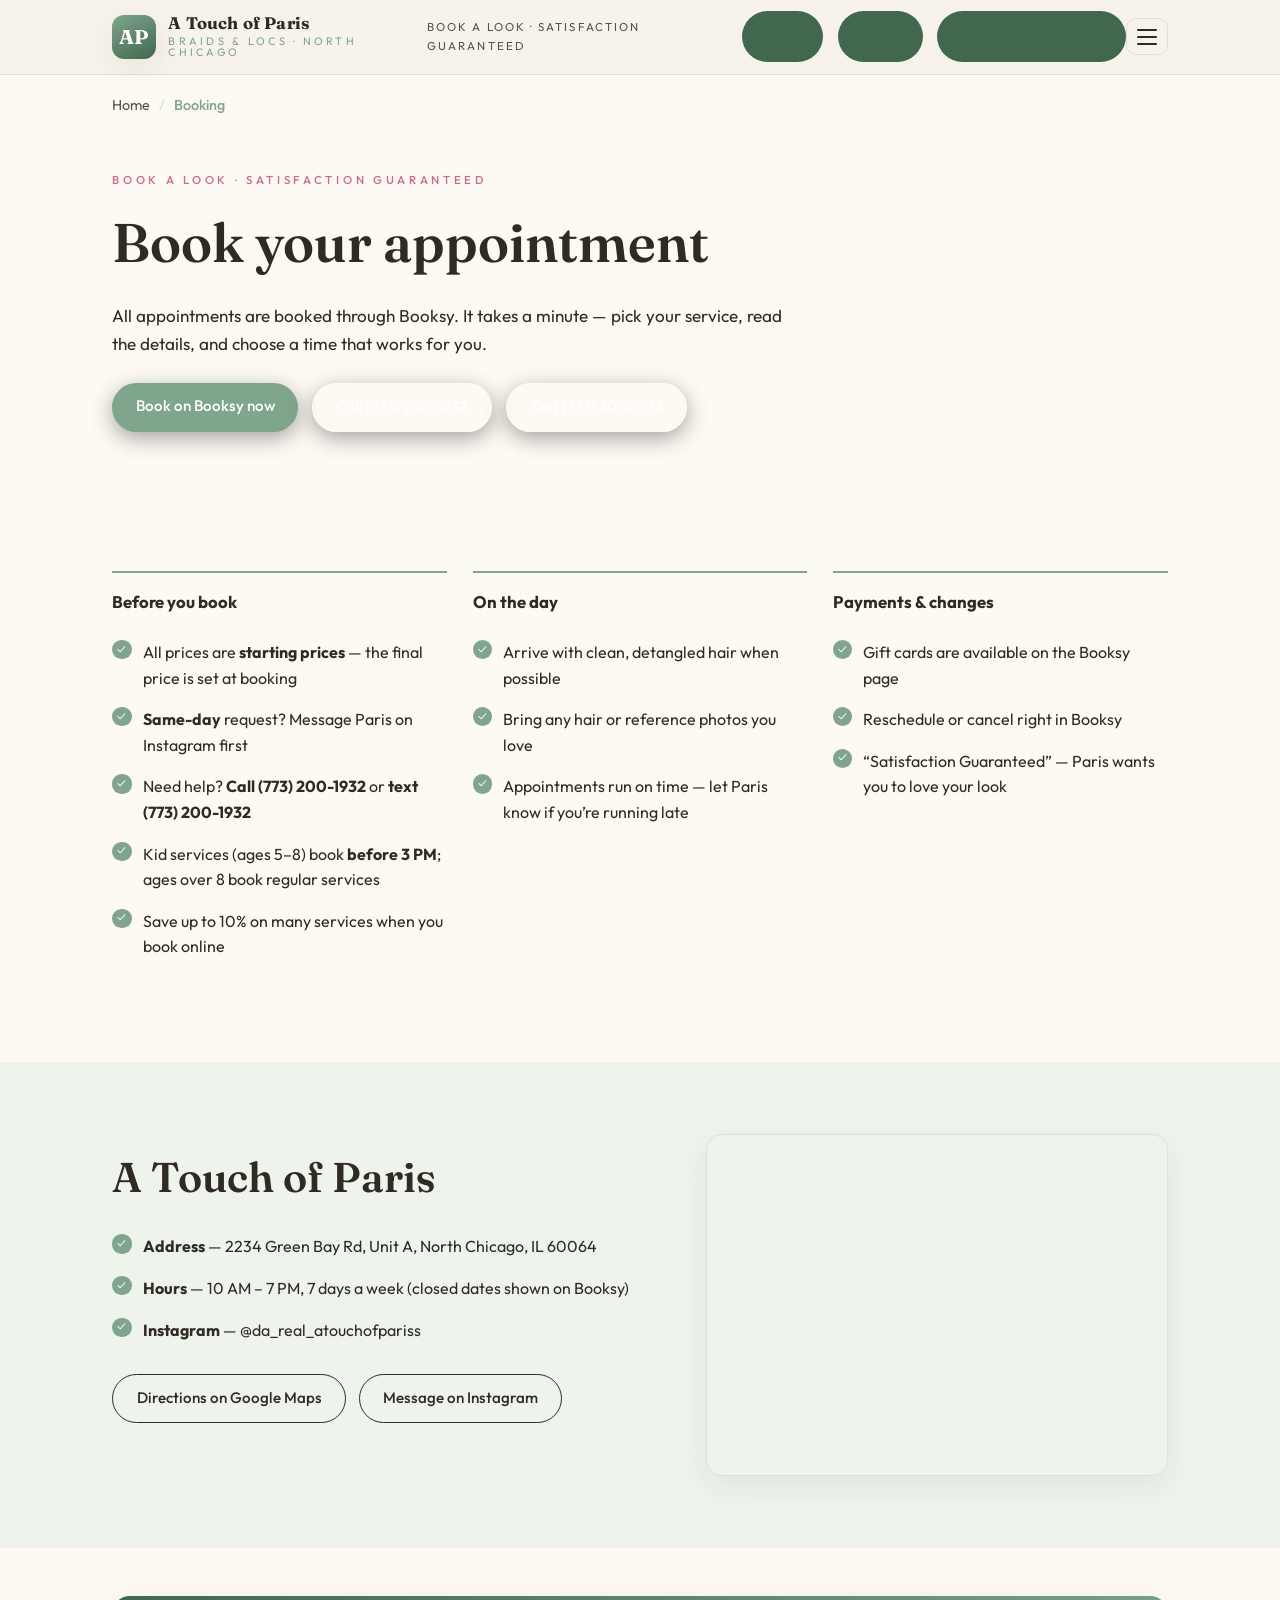
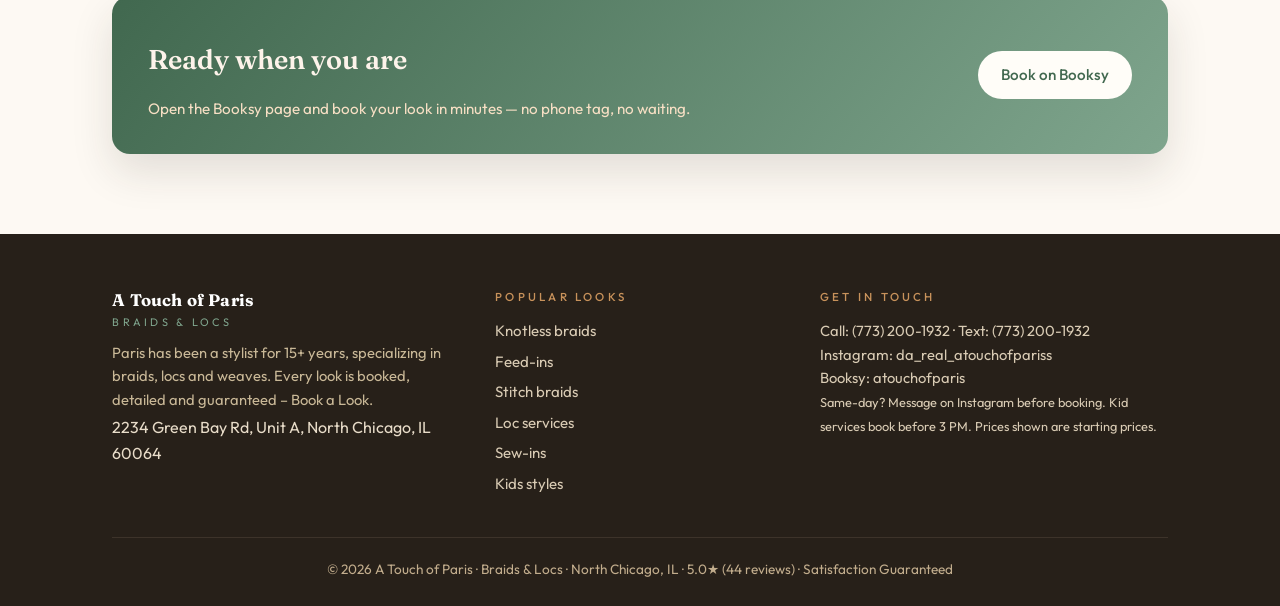
<file: booking.html>
<!DOCTYPE html>
<html lang="en">
<head>
  <meta charset="UTF-8" />
  <meta name="viewport" content="width=device-width, initial-scale=1, viewport-fit=cover" />
  <title>Booking | A Touch of Paris Braids &amp; Locs - North Chicago, IL</title>
  <meta name="description" content="How to book an appointment at A Touch of Paris in North Chicago, IL. Book on Booksy, message on Instagram for same-day requests, kid services before 3 PM, starting prices, gift cards and location." />
  <link rel="canonical" href="https://ari-builds.github.io/atouchofparis/booking.html" />
  <meta name="theme-color" content="#7fa58d" />
  <link rel="icon" href="data:image/svg+xml,%3Csvg xmlns='http://www.w3.org/2000/svg' viewBox='0 0 32 32'%3E%3Crect width='32' height='32' rx='8' fill='%232c261f'/%3E%3Ctext x='16' y='22' font-size='14' font-family='Georgia' font-weight='600' fill='%237fa58d' text-anchor='middle'%3EAP%3C/text%3E%3C/svg%3E" />
  <link rel="preconnect" href="https://fonts.googleapis.com" />
  <link rel="preconnect" href="https://fonts.gstatic.com" crossorigin />
  <link href="https://fonts.googleapis.com/css2?family=Fraunces:opsz,wght@9..144,400;9..144,500;9..144,600;9..144,700&family=Outfit:wght@200;300;400;500;600&display=swap" rel="stylesheet" />
  <link rel="stylesheet" href="assets/site.css" />
</head>
<body data-page="booking">
  <main>
    <div class="crumbs"><div class="inner crumb"><nav aria-label="Breadcrumb"><ol>
      <li><a href="index.html">Home</a></li>
      <li aria-current="page">Booking</li>
    </ol></nav></div></div>

    <section class="page-hero">
      <div class="inner">
        <p class="kicker fade">Book a Look &middot; Satisfaction Guaranteed</p>
        <h1 class="fade">Book your appointment</h1>
        <p class="lead fade">All appointments are booked through Booksy. It takes a minute &mdash; pick your service, read the details, and choose a time that works for you.</p>
        <div class="hero-cta fade" style="margin-top:1.6rem">
          <a class="btn btn-cta" href="https://booksy.com/en-us/1605658_atouchofparis_braids-locs_18698_north-chicago" target="_blank" rel="noopener">Book on Booksy now</a>
          <a class="btn btn-ghost-light" href="tel:+17732001932">Call (773) 200-1932</a>
          <a class="btn btn-ghost-light" href="sms:+17732001932">Text (773) 200-1932</a>
        </div>
      </div>
    </section>

    <section class="section-block">
      <div class="section cs-row">
        <div class="fade">
          <h3>Before you book</h3>
          <ul class="ticks">
            <li>All prices are <b>starting prices</b> &mdash; the final price is set at booking</li>
            <li><b>Same-day</b> request? Message Paris on Instagram first</li>
            <li>Need help? <a href="tel:+17732001932"><b>Call (773) 200-1932</b></a> or <a href="sms:+17732001932"><b>text (773) 200-1932</b></a></li>
            <li>Kid services (ages 5&ndash;8) book <b>before 3 PM</b>; ages over 8 book regular services</li>
            <li>Save up to 10% on many services when you book online</li>
          </ul>
        </div>
        <div class="fade">
          <h3>On the day</h3>
          <ul class="ticks">
            <li>Arrive with clean, detangled hair when possible</li>
            <li>Bring any hair or reference photos you love</li>
            <li>Appointments run on time &mdash; let Paris know if you&rsquo;re running late</li>
          </ul>
        </div>
        <div class="fade">
          <h3>Payments &amp; changes</h3>
          <ul class="ticks">
            <li>Gift cards are available on the Booksy page</li>
            <li>Reschedule or cancel right in Booksy</li>
            <li>&ldquo;Satisfaction Guaranteed&rdquo; &mdash; Paris wants you to love your look</li>
          </ul>
        </div>
      </div>
    </section>

    <section class="section-block pale">
      <div class="section" style="display:grid;grid-template-columns:1.2fr 1fr;gap:2.5rem;align-items:start">
        <div>
          <h2 class="fade">A Touch of Paris</h2>
          <ul class="ticks fade">
            <li><b>Address</b> &mdash; 2234 Green Bay Rd, Unit A, North Chicago, IL 60064</li>
            <li><b>Hours</b> &mdash; 10 AM &ndash; 7 PM, 7 days a week (closed dates shown on Booksy)</li>
            <li><b>Instagram</b> &mdash; @da_real_atouchofpariss</li>
          </ul>
          <div class="g-cta fade" style="margin-top:1.4rem">
            <a class="btn btn-ghost" href="https://www.google.com/maps/search/?api=1&query=2234+Green+Bay+Rd+North+Chicago+IL+60064" target="_blank" rel="noopener">Directions on Google Maps</a>
            <a class="btn btn-ghost" href="https://www.instagram.com/da_real_atouchofpariss/" target="_blank" rel="noopener">Message on Instagram</a>
          </div>
        </div>
        <div class="fade" style="box-shadow:var(--shadow);border-radius:16px;overflow:hidden;border:1px solid var(--line)">
          <iframe title="Map to A Touch of Paris, North Chicago" src="https://www.google.com/maps?q=2234+Green+Bay+Rd,+North+Chicago,+IL+60064&z=15&output=embed" width="100%" height="340" style="border:0;display:block" loading="lazy" allowfullscreen referrerpolicy="no-referrer-when-downgrade"></iframe>
        </div>
      </div>
    </section>

    <section class="strip">
      <div class="section">
        <div class="estimate-card fade">
          <div>
            <h2>Ready when you are</h2>
            <p>Open the Booksy page and book your look in minutes &mdash; no phone tag, no waiting.</p>
          </div>
          <div class="estimate-cta">
            <a class="btn btn-call" href="https://booksy.com/en-us/1605658_atouchofparis_braids-locs_18698_north-chicago" target="_blank" rel="noopener" style="background:var(--white);color:var(--brick-deep)">Book on Booksy</a>
          </div>
        </div>
      </div>
    </section>
  </main>
  <script src="assets/common.js"></script>
</body>
</html>
</file>
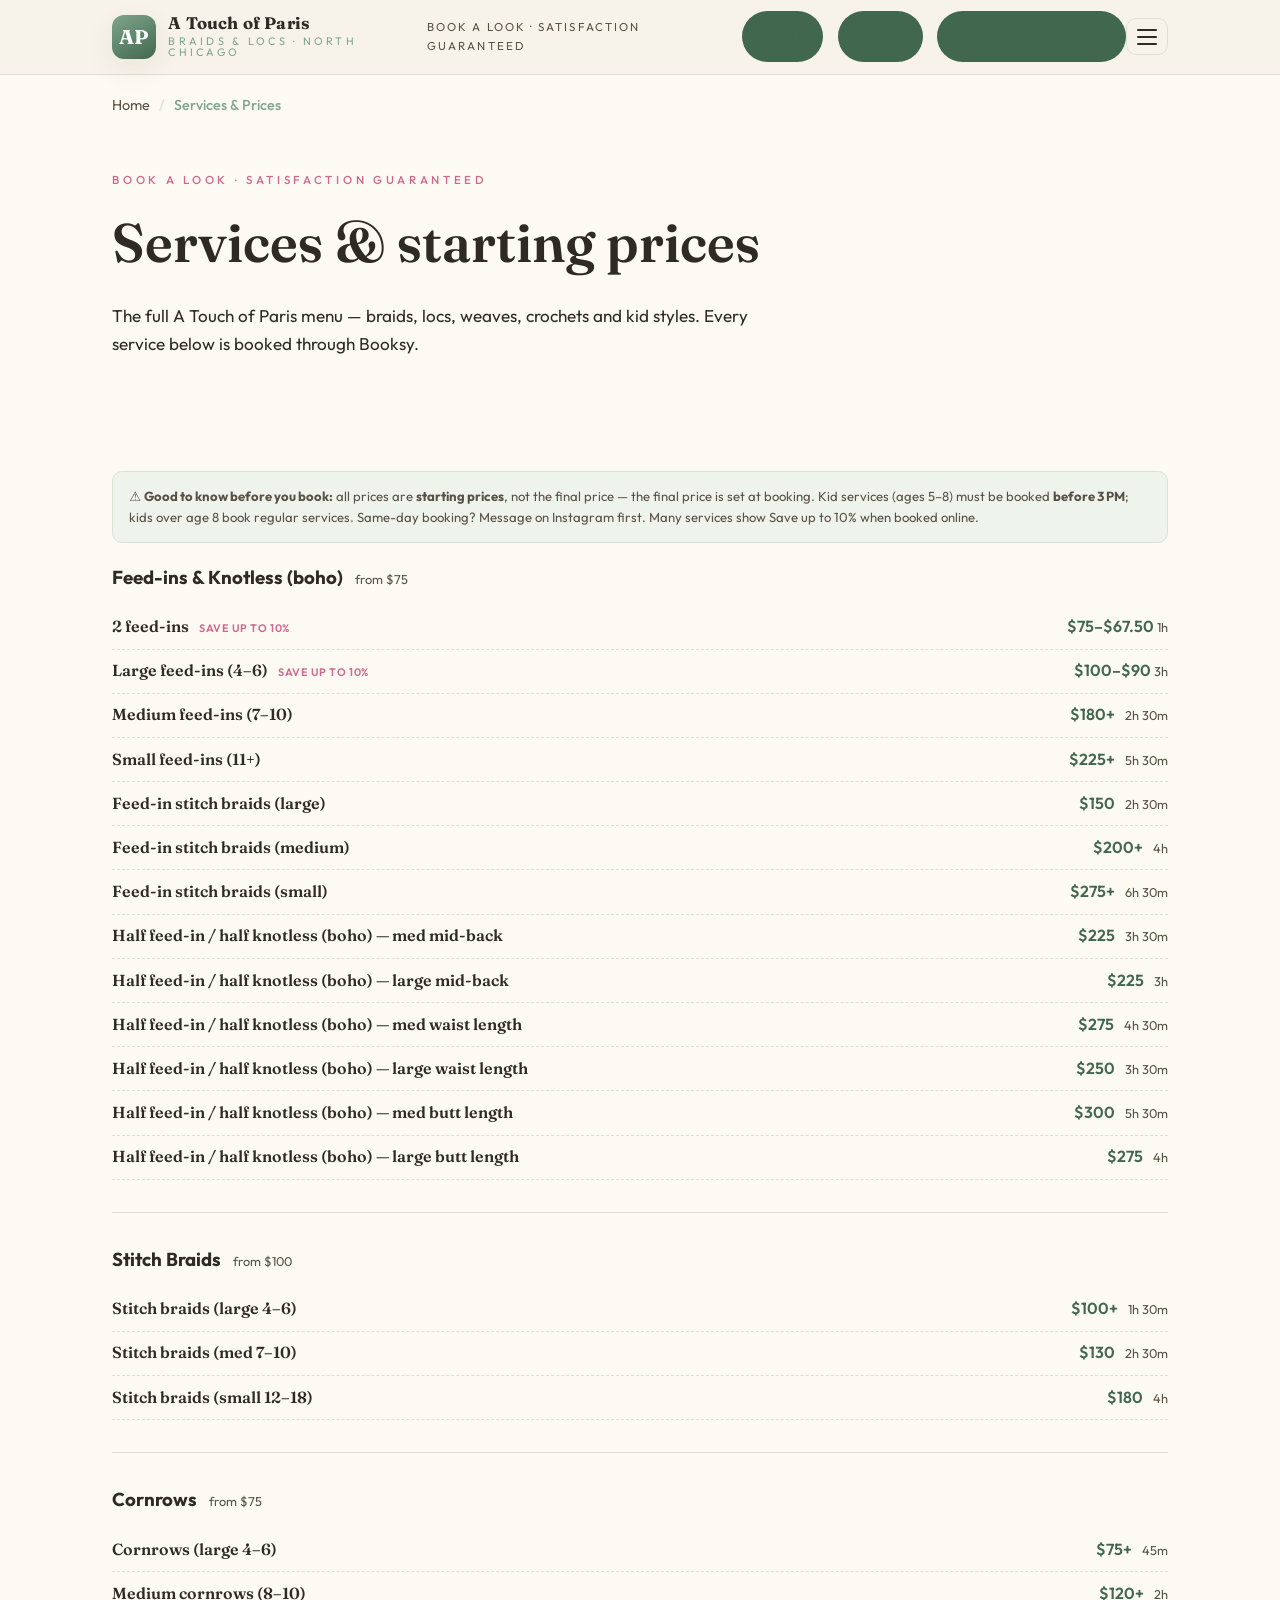
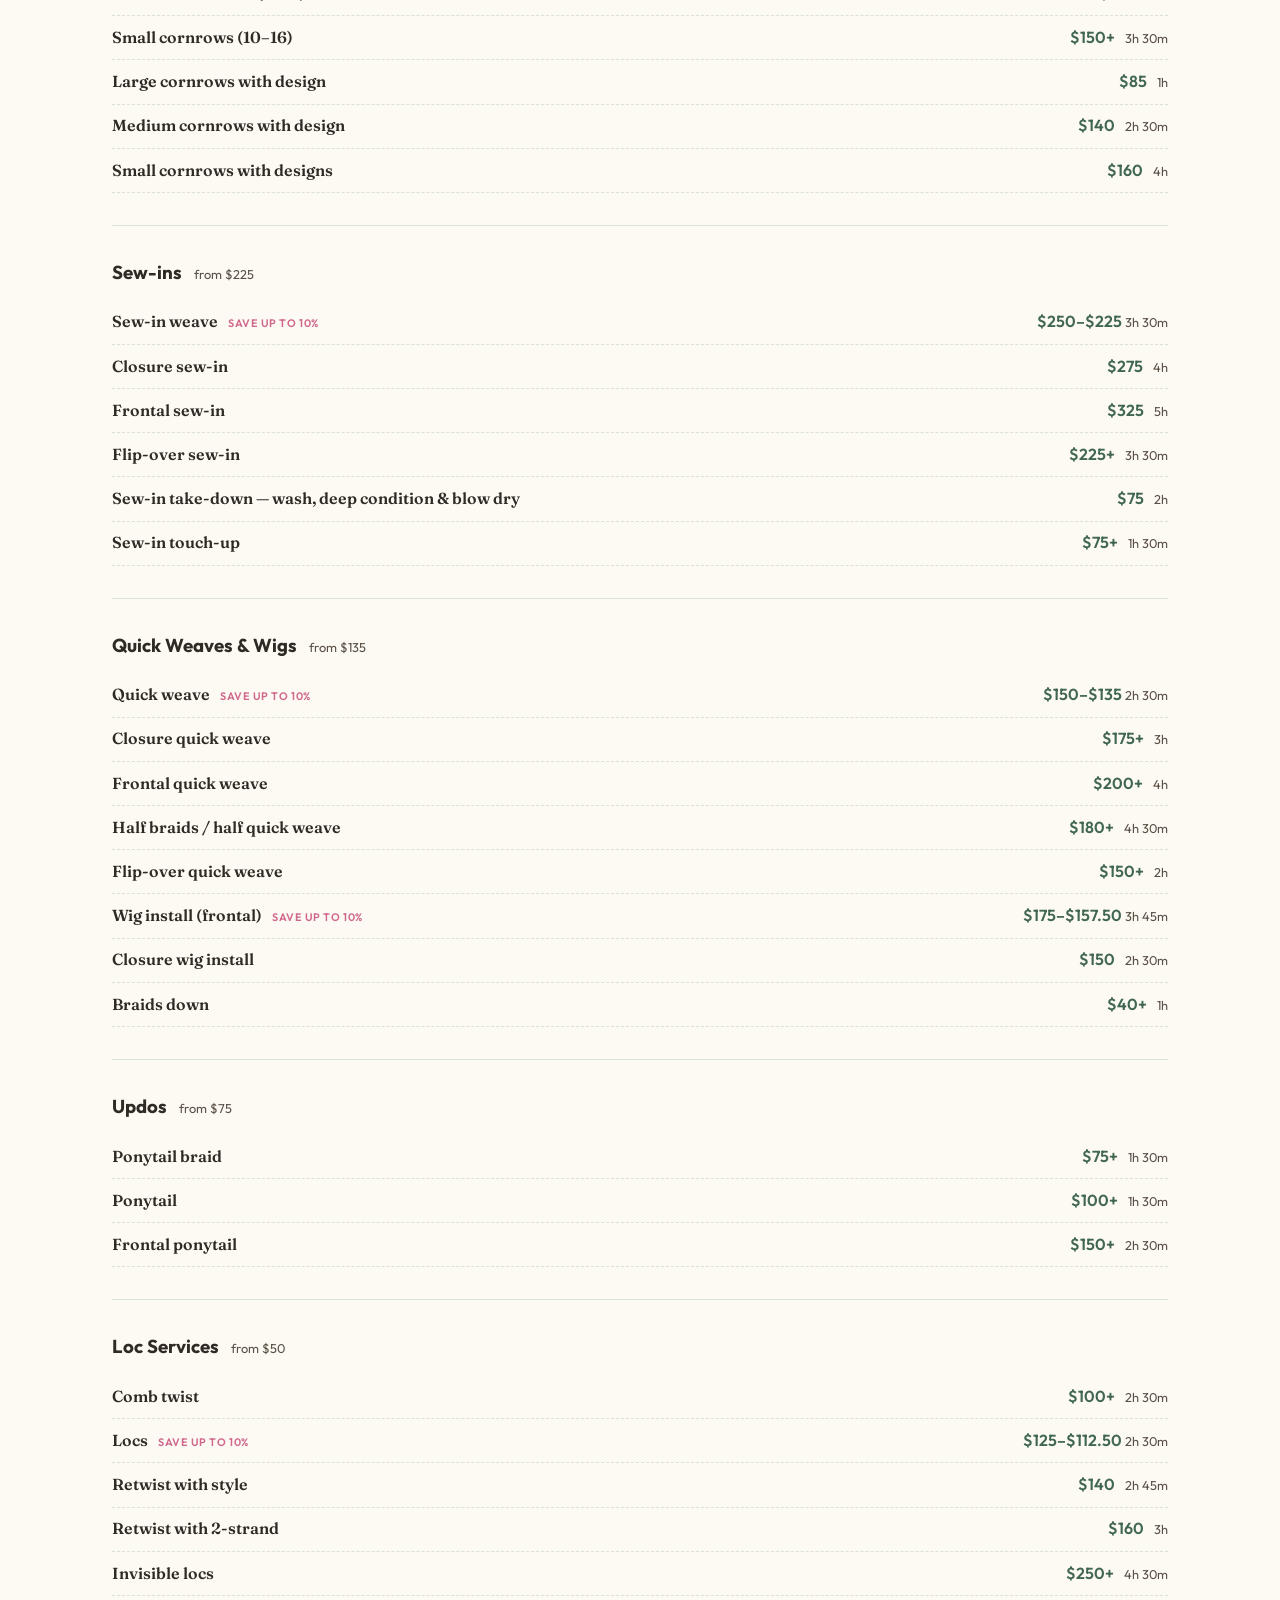
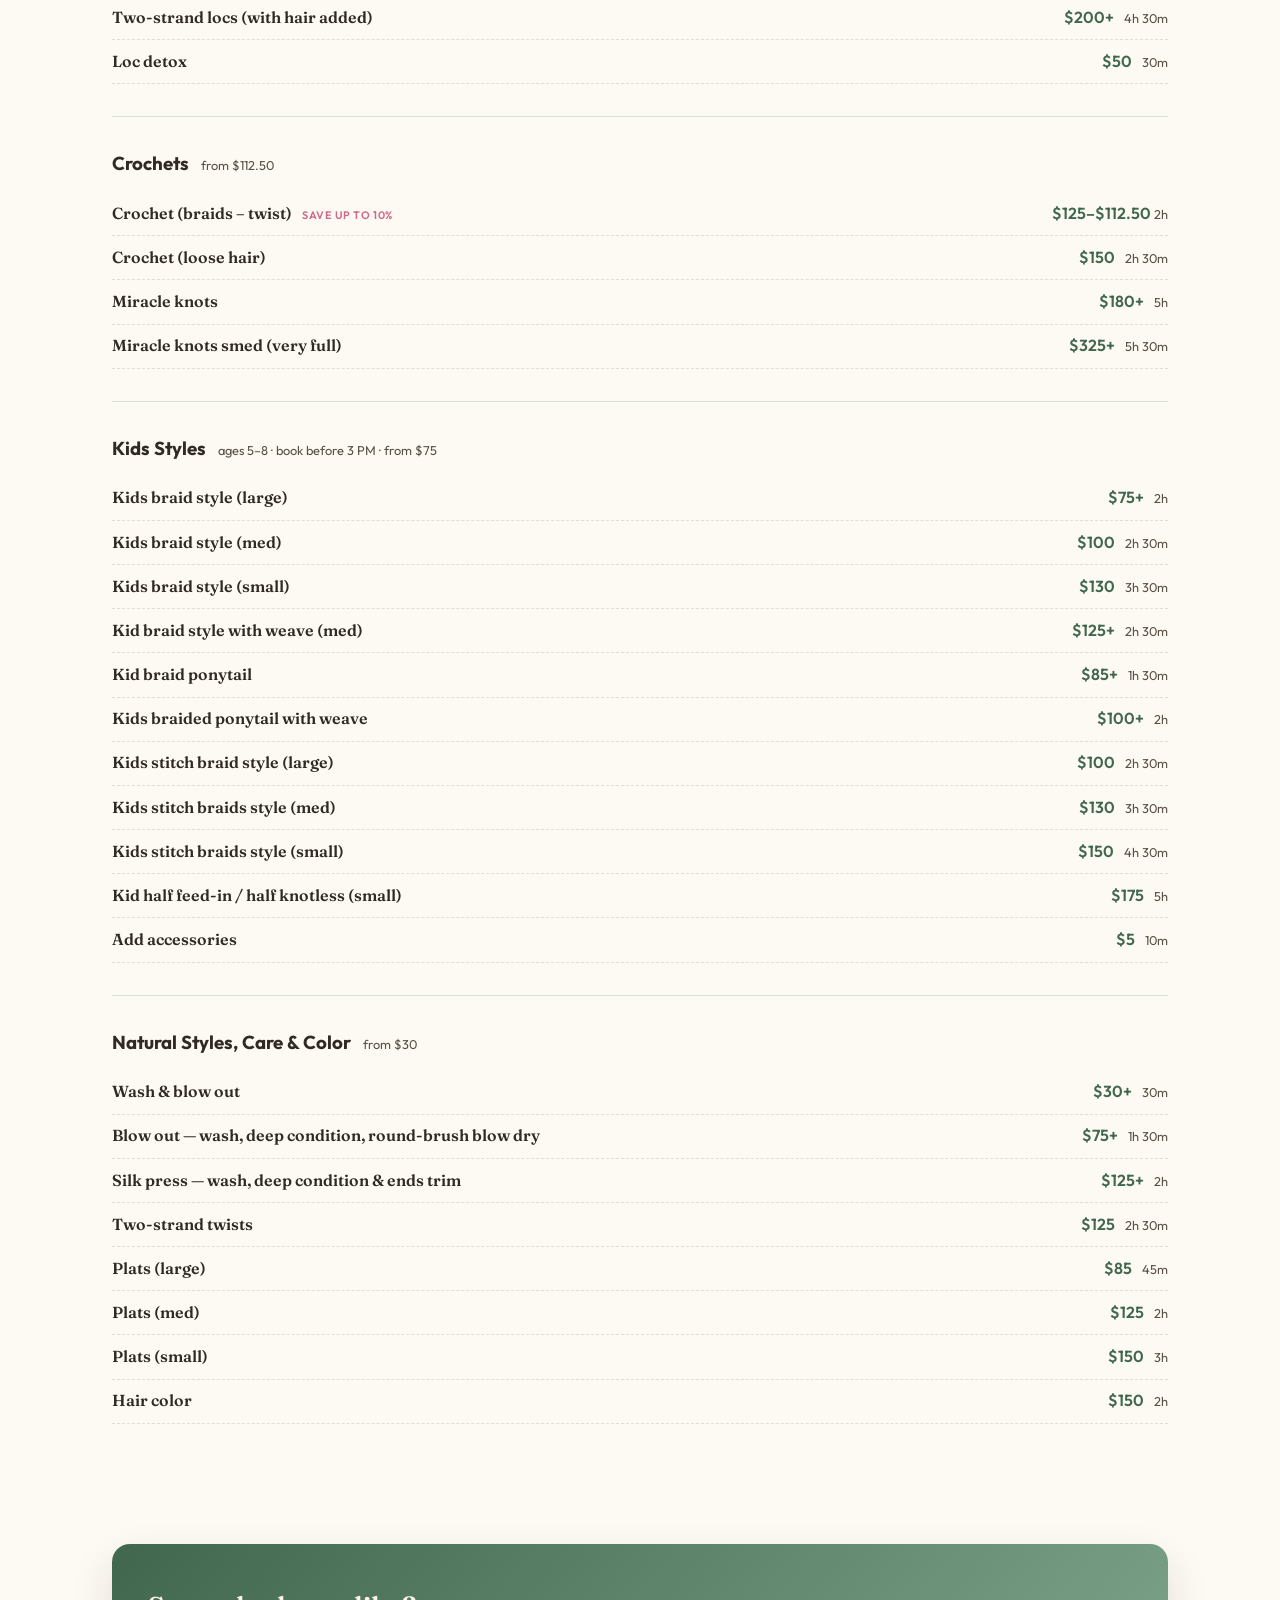
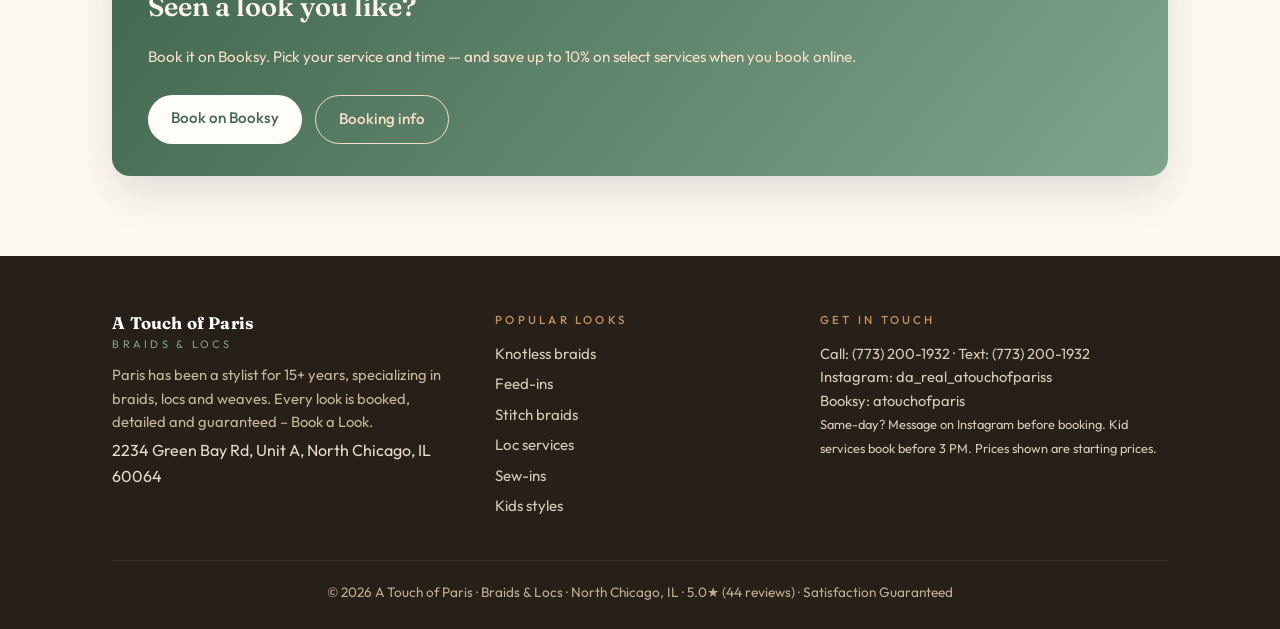
<file: services.html>
<!DOCTYPE html>
<html lang="en">
<head>
  <meta charset="UTF-8" />
  <meta name="viewport" content="width=device-width, initial-scale=1, viewport-fit=cover" />
  <title>Services &amp; Prices - Braids, Locs &amp; More | A Touch of Paris, North Chicago</title>
  <meta name="description" content="Full service menu and starting prices at A Touch of Paris, North Chicago IL: knotless and boho feed-ins from $225, stitch braids from $100, cornrows from $75, sew-ins from $225, quick weaves from $135, wigs from $150, locs from $125, crochets from $112.50, and kid styles from $75. All prices are starting prices - final price set at booking." />
  <link rel="canonical" href="https://ari-builds.github.io/atouchofparis/services.html" />
  <meta name="theme-color" content="#7fa58d" />
  <link rel="icon" href="data:image/svg+xml,%3Csvg xmlns='http://www.w3.org/2000/svg' viewBox='0 0 32 32'%3E%3Crect width='32' height='32' rx='8' fill='%232c261f'/%3E%3Ctext x='16' y='22' font-size='14' font-family='Georgia' font-weight='600' fill='%237fa58d' text-anchor='middle'%3EAP%3C/text%3E%3C/svg%3E" />
  <link rel="preconnect" href="https://fonts.googleapis.com" />
  <link rel="preconnect" href="https://fonts.gstatic.com" crossorigin />
  <link href="https://fonts.googleapis.com/css2?family=Fraunces:opsz,wght@9..144,400;9..144,500;9..144,600;9..144,700&family=Outfit:wght@200;300;400;500;600&display=swap" rel="stylesheet" />
  <link rel="stylesheet" href="assets/site.css" />
</head>
<body data-page="services">
  <main>
    <div class="crumbs"><div class="inner crumb"><nav aria-label="Breadcrumb"><ol>
      <li><a href="index.html">Home</a></li>
      <li aria-current="page">Services &amp; Prices</li>
    </ol></nav></div></div>

    <section class="page-hero">
      <div class="inner">
        <p class="kicker fade">Book a Look &middot; Satisfaction Guaranteed</p>
        <h1 class="fade">Services &amp; starting prices</h1>
        <p class="lead fade">The full A Touch of Paris menu &mdash; braids, locs, weaves, crochets and kid styles. Every service below is booked through Booksy.</p>
      </div>
    </section>

    <section class="section-block">
      <div class="section">
        <p class="prod-note fade">&#9888; <b>Good to know before you book:</b> all prices are <b>starting prices</b>, not the final price &mdash; the final price is set at booking. Kid services (ages 5&ndash;8) must be booked <b>before 3 PM</b>; kids over age 8 book regular services. Same-day booking? <a href="https://www.instagram.com/da_real_atouchofpariss/" target="_blank" rel="noopener">Message on Instagram</a> first. Many services show <span class="sav">Save up to 10%</span> when booked online.</p>

        <div id="feedins">
          <div class="group-head fade"><h3>Feed-ins &amp; Knotless (boho)</h3><span class="n">from $75</span></div>
          <ul class="ml fade">
            <li><b>2 feed-ins</b><span class="sav">Save up to 10%</span><span class="chip"><span class="p">$75&ndash;$67.50</span> <span class="d">1h</span></span></li>
            <li><b>Large feed-ins (4&ndash;6)</b><span class="sav">Save up to 10%</span><span class="chip"><span class="p">$100&ndash;$90</span> <span class="d">3h</span></span></li>
            <li><b>Medium feed-ins (7&ndash;10)</b><span class="p">$180+</span><span class="d">2h 30m</span></li>
            <li><b>Small feed-ins (11+)</b><span class="p">$225+</span><span class="d">5h 30m</span></li>
            <li><b>Feed-in stitch braids (large)</b><span class="p">$150</span><span class="d">2h 30m</span></li>
            <li><b>Feed-in stitch braids (medium)</b><span class="p">$200+</span><span class="d">4h</span></li>
            <li><b>Feed-in stitch braids (small)</b><span class="p">$275+</span><span class="d">6h 30m</span></li>
            <li><b>Half feed-in / half knotless (boho) &mdash; med mid-back</b><span class="p">$225</span><span class="d">3h 30m</span></li>
            <li><b>Half feed-in / half knotless (boho) &mdash; large mid-back</b><span class="p">$225</span><span class="d">3h</span></li>
            <li><b>Half feed-in / half knotless (boho) &mdash; med waist length</b><span class="p">$275</span><span class="d">4h 30m</span></li>
            <li><b>Half feed-in / half knotless (boho) &mdash; large waist length</b><span class="p">$250</span><span class="d">3h 30m</span></li>
            <li><b>Half feed-in / half knotless (boho) &mdash; med butt length</b><span class="p">$300</span><span class="d">5h 30m</span></li>
            <li><b>Half feed-in / half knotless (boho) &mdash; large butt length</b><span class="p">$275</span><span class="d">4h</span></li>
          </ul>
        </div>

        <div class="fade" style="height:1px;background:var(--line);margin:2rem 0"></div>
        <div id="stitch">
          <div class="group-head fade"><h3>Stitch Braids</h3><span class="n">from $100</span></div>
          <ul class="ml fade">
            <li><b>Stitch braids (large 4&ndash;6)</b><span class="p">$100+</span><span class="d">1h 30m</span></li>
            <li><b>Stitch braids (med 7&ndash;10)</b><span class="p">$130</span><span class="d">2h 30m</span></li>
            <li><b>Stitch braids (small 12&ndash;18)</b><span class="p">$180</span><span class="d">4h</span></li>
          </ul>
        </div>

        <div class="fade" style="height:1px;background:var(--line);margin:2rem 0"></div>
        <div id="cornrows">
          <div class="group-head fade"><h3>Cornrows</h3><span class="n">from $75</span></div>
          <ul class="ml fade">
            <li><b>Cornrows (large 4&ndash;6)</b><span class="p">$75+</span><span class="d">45m</span></li>
            <li><b>Medium cornrows (8&ndash;10)</b><span class="p">$120+</span><span class="d">2h</span></li>
            <li><b>Small cornrows (10&ndash;16)</b><span class="p">$150+</span><span class="d">3h 30m</span></li>
            <li><b>Large cornrows with design</b><span class="p">$85</span><span class="d">1h</span></li>
            <li><b>Medium cornrows with design</b><span class="p">$140</span><span class="d">2h 30m</span></li>
            <li><b>Small cornrows with designs</b><span class="p">$160</span><span class="d">4h</span></li>
          </ul>
        </div>

        <div class="fade" style="height:1px;background:var(--line);margin:2rem 0"></div>
        <div id="sewins">
          <div class="group-head fade"><h3>Sew-ins</h3><span class="n">from $225</span></div>
          <ul class="ml fade">
            <li><b>Sew-in weave</b><span class="sav">Save up to 10%</span><span class="chip"><span class="p">$250&ndash;$225</span> <span class="d">3h 30m</span></span></li>
            <li><b>Closure sew-in</b><span class="p">$275</span><span class="d">4h</span></li>
            <li><b>Frontal sew-in</b><span class="p">$325</span><span class="d">5h</span></li>
            <li><b>Flip-over sew-in</b><span class="p">$225+</span><span class="d">3h 30m</span></li>
            <li><b>Sew-in take-down &mdash; wash, deep condition &amp; blow dry</b><span class="p">$75</span><span class="d">2h</span></li>
            <li><b>Sew-in touch-up</b><span class="p">$75+</span><span class="d">1h 30m</span></li>
          </ul>
        </div>

        <div class="fade" style="height:1px;background:var(--line);margin:2rem 0"></div>
        <div id="gluewigs">
          <div class="group-head fade"><h3>Quick Weaves &amp; Wigs</h3><span class="n">from $135</span></div>
          <ul class="ml fade">
            <li><b>Quick weave</b><span class="sav">Save up to 10%</span><span class="chip"><span class="p">$150&ndash;$135</span> <span class="d">2h 30m</span></span></li>
            <li><b>Closure quick weave</b><span class="p">$175+</span><span class="d">3h</span></li>
            <li><b>Frontal quick weave</b><span class="p">$200+</span><span class="d">4h</span></li>
            <li><b>Half braids / half quick weave</b><span class="p">$180+</span><span class="d">4h 30m</span></li>
            <li><b>Flip-over quick weave</b><span class="p">$150+</span><span class="d">2h</span></li>
            <li><b>Wig install (frontal)</b><span class="sav">Save up to 10%</span><span class="chip"><span class="p">$175&ndash;$157.50</span> <span class="d">3h 45m</span></span></li>
            <li><b>Closure wig install</b><span class="p">$150</span><span class="d">2h 30m</span></li>
            <li><b>Braids down</b><span class="p">$40+</span><span class="d">1h</span></li>
          </ul>
        </div>

        <div class="fade" style="height:1px;background:var(--line);margin:2rem 0"></div>
        <div id="updos">
          <div class="group-head fade"><h3>Updos</h3><span class="n">from $75</span></div>
          <ul class="ml fade">
            <li><b>Ponytail braid</b><span class="p">$75+</span><span class="d">1h 30m</span></li>
            <li><b>Ponytail</b><span class="p">$100+</span><span class="d">1h 30m</span></li>
            <li><b>Frontal ponytail</b><span class="p">$150+</span><span class="d">2h 30m</span></li>
          </ul>
        </div>

        <div class="fade" style="height:1px;background:var(--line);margin:2rem 0"></div>
        <div id="locs">
          <div class="group-head fade"><h3>Loc Services</h3><span class="n">from $50</span></div>
          <ul class="ml fade">
            <li><b>Comb twist</b><span class="p">$100+</span><span class="d">2h 30m</span></li>
            <li><b>Locs</b><span class="sav">Save up to 10%</span><span class="chip"><span class="p">$125&ndash;$112.50</span> <span class="d">2h 30m</span></span></li>
            <li><b>Retwist with style</b><span class="p">$140</span><span class="d">2h 45m</span></li>
            <li><b>Retwist with 2-strand</b><span class="p">$160</span><span class="d">3h</span></li>
            <li><b>Invisible locs</b><span class="p">$250+</span><span class="d">4h 30m</span></li>
            <li><b>Two-strand locs (with hair added)</b><span class="p">$200+</span><span class="d">4h 30m</span></li>
            <li><b>Loc detox</b><span class="p">$50</span><span class="d">30m</span></li>
          </ul>
        </div>

        <div class="fade" style="height:1px;background:var(--line);margin:2rem 0"></div>
        <div id="crochet">
          <div class="group-head fade"><h3>Crochets</h3><span class="n">from $112.50</span></div>
          <ul class="ml fade">
            <li><b>Crochet (braids &ndash; twist)</b><span class="sav">Save up to 10%</span><span class="chip"><span class="p">$125&ndash;$112.50</span> <span class="d">2h</span></span></li>
            <li><b>Crochet (loose hair)</b><span class="p">$150</span><span class="d">2h 30m</span></li>
            <li><b>Miracle knots</b><span class="p">$180+</span><span class="d">5h</span></li>
            <li><b>Miracle knots smed (very full)</b><span class="p">$325+</span><span class="d">5h 30m</span></li>
          </ul>
        </div>

        <div class="fade" style="height:1px;background:var(--line);margin:2rem 0"></div>
        <div id="kids">
          <div class="group-head fade"><h3>Kids Styles</h3><span class="n">ages 5&ndash;8 &middot; book before 3 PM &middot; from $75</span></div>
          <ul class="ml fade">
            <li><b>Kids braid style (large)</b><span class="p">$75+</span><span class="d">2h</span></li>
            <li><b>Kids braid style (med)</b><span class="p">$100</span><span class="d">2h 30m</span></li>
            <li><b>Kids braid style (small)</b><span class="p">$130</span><span class="d">3h 30m</span></li>
            <li><b>Kid braid style with weave (med)</b><span class="p">$125+</span><span class="d">2h 30m</span></li>
            <li><b>Kid braid ponytail</b><span class="p">$85+</span><span class="d">1h 30m</span></li>
            <li><b>Kids braided ponytail with weave</b><span class="p">$100+</span><span class="d">2h</span></li>
            <li><b>Kids stitch braid style (large)</b><span class="p">$100</span><span class="d">2h 30m</span></li>
            <li><b>Kids stitch braids style (med)</b><span class="p">$130</span><span class="d">3h 30m</span></li>
            <li><b>Kids stitch braids style (small)</b><span class="p">$150</span><span class="d">4h 30m</span></li>
            <li><b>Kid half feed-in / half knotless (small)</b><span class="p">$175</span><span class="d">5h</span></li>
            <li><b>Add accessories</b><span class="p">$5</span><span class="d">10m</span></li>
          </ul>
        </div>

        <div class="fade" style="height:1px;background:var(--line);margin:2rem 0"></div>
        <div id="natural">
          <div class="group-head fade"><h3>Natural Styles, Care &amp; Color</h3><span class="n">from $30</span></div>
          <ul class="ml fade">
            <li><b>Wash &amp; blow out</b><span class="p">$30+</span><span class="d">30m</span></li>
            <li><b>Blow out &mdash; wash, deep condition, round-brush blow dry</b><span class="p">$75+</span><span class="d">1h 30m</span></li>
            <li><b>Silk press &mdash; wash, deep condition &amp; ends trim</b><span class="p">$125+</span><span class="d">2h</span></li>
            <li><b>Two-strand twists</b><span class="p">$125</span><span class="d">2h 30m</span></li>
            <li><b>Plats (large)</b><span class="p">$85</span><span class="d">45m</span></li>
            <li><b>Plats (med)</b><span class="p">$125</span><span class="d">2h</span></li>
            <li><b>Plats (small)</b><span class="p">$150</span><span class="d">3h</span></li>
            <li><b>Hair color</b><span class="p">$150</span><span class="d">2h</span></li>
          </ul>
        </div>
      </div>
    </section>

    <section class="strip">
      <div class="section">
        <div class="estimate-card fade">
          <div>
            <h2>Seen a look you like?</h2>
            <p>Book it on Booksy. Pick your service and time &mdash; and save up to 10% on select services when you book online.</p>
          </div>
          <div class="estimate-cta">
            <a class="btn btn-call" href="https://booksy.com/en-us/1605658_atouchofparis_braids-locs_18698_north-chicago" target="_blank" rel="noopener" style="background:var(--white);color:var(--brick-deep)">Book on Booksy</a>
            <a class="btn btn-ghost" href="booking.html" style="border-color:#f7dfc4;color:#f7dfc4">Booking info</a>
          </div>
        </div>
      </div>
    </section>
  </main>
  <script src="assets/common.js"></script>
</body>
</html>
</file>
<file: assets/site.css>
/* A Touch of Paris - Braids & Locs
   Palette: warm Parisian cream, gold, espresso. */

:root {
  --bg: #fdf9f3;
  --pale: #eef4ec;
  --line: #d9e2d3;
  --brick: #7fa58d;
  --brick-deep: #41684f;
  --slate: #5a5146;
  --ink: #2f2a24;
  --gold: #d0678c;
  --white: #fffdf8;
  --font-d: "Fraunces", Georgia, serif;
  --font-b: "Outfit", system-ui, sans-serif;
  --rad: 14px;
  --shadow: 0 10px 30px rgba(44, 38, 31, .07);
  --shadow-hover: 0 18px 42px rgba(44, 38, 31, .13);
}

* { margin: 0; padding: 0; box-sizing: border-box; }
html { scroll-behavior: smooth; }
body {
  font-family: var(--font-b);
  background: var(--bg);
  color: var(--ink);
  line-height: 1.6;
  font-weight: 400;
  overflow-x: hidden;
}
img { max-width: 100%; display: block; }
a { color: inherit; text-decoration: none; }
button { font-family: inherit; cursor: pointer; }

.inner { max-width: 1100px; margin: 0 auto; padding: 0 1.4rem; }
.section { max-width: 1100px; margin: 0 auto; padding: 0 1.4rem; }

/* ---- reveal ---- */
.fade { opacity: 0; transform: translateY(14px); transition: opacity .7s ease, transform .7s ease; }
.fade.in { opacity: 1; transform: none; }

/* ---- top nav ---- */
.top {
  position: sticky; top: 0; z-index: 30;
  background: rgba(247, 242, 234, .92);
  backdrop-filter: blur(10px);
  -webkit-backdrop-filter: blur(10px);
  border-bottom: 1px solid var(--line);
  transition: box-shadow .25s ease;
}
.top.scrolled { box-shadow: 0 8px 24px rgba(50, 45, 40, .09); }
.top-inner {
  display: flex; align-items: center; justify-content: space-between;
  padding-top: .7rem; padding-bottom: .7rem;
}
.brand { display: flex; align-items: center; gap: .75rem; }
.brand-mark {
  width: 44px; height: 44px; border-radius: 12px; flex: none;
  background: linear-gradient(150deg, var(--brick), var(--brick-deep));
  color: #fff; display: grid; place-items: center;
  font-family: var(--font-d); font-weight: 700; font-size: 1.25rem;
  box-shadow: var(--shadow);
}
.brand-name { font-family: var(--font-d); font-weight: 700; font-size: 1.05rem; line-height: 1.05; letter-spacing: .01em; }
.brand-name span { display: block; font-family: var(--font-b); font-weight: 400; font-size: .68rem; letter-spacing: .3em; text-transform: uppercase; color: var(--brick); margin-top: .18rem; }
.top-ph {
  display: none; align-items: center; gap: .9rem;
}
.top-ph .pwhy { font-size: .72rem; letter-spacing: .18em; text-transform: uppercase; color: var(--slate); }
.top-ph a {
  font-family: var(--font-d); font-size: 1.1rem; font-weight: 700; color: var(--brick-deep);
  white-space: nowrap;
}
@media (min-width: 900px) { .top-ph { display: flex; } }

/* ---- burger / full-screen menu ---- */
.burger {
  display: inline-flex; flex-direction: column; gap: 5px;
  background: none; border: 1px solid var(--line); border-radius: 10px;
  padding: .6rem .62rem;
}
.burger span { width: 20px; height: 2px; background: var(--ink); border-radius: 2px; transition: all .22s ease; }
.burger[aria-expanded="true"] span:nth-child(1) { transform: translateY(7px) rotate(45deg); }
.burger[aria-expanded="true"] span:nth-child(2) { opacity: 0; }
.burger[aria-expanded="true"] span:nth-child(3) { transform: translateY(-7px) rotate(-45deg); }

.menu {
  position: fixed; inset: 0; z-index: 60;
  background: rgba(50, 45, 40, .5);
  opacity: 0; visibility: hidden; transition: opacity .25s ease, visibility .25s ease;
}
.menu.open { opacity: 1; visibility: visible; }
.menu-inner {
  position: absolute; right: 0; top: 0; bottom: 0; width: min(420px, 92vw);
  background: var(--bg); overflow-y: auto; padding: 1.4rem 1.6rem 2rem;
  transform: translateX(100%); transition: transform .3s ease;
}
.menu.open .menu-inner { transform: none; }
.menu-top { display: flex; align-items: center; justify-content: space-between; margin-bottom: 1.4rem; }
.menu-x { background: none; border: none; font-size: 1.3rem; color: var(--ink); padding: .4rem; }
.menu-groups { display: grid; gap: 1.6rem; }
.mgroup h4 { font-size: .72rem; letter-spacing: .28em; text-transform: uppercase; color: var(--brick); margin-bottom: .7rem; font-weight: 500; }
.mgroup a { display: block; padding: .42rem 0; font-size: 1.02rem; }
.mgroup a:hover { color: var(--brick-deep); }
.mgroup a.on { color: var(--brick); font-weight: 500; }
.menu-cta { margin-top: 2rem; padding-top: 1.4rem; border-top: 1px solid var(--line); }
.menu-note { margin-top: .8rem; font-size: .85rem; color: var(--slate); }

/* ---- buttons ---- */
.btn {
  display: inline-block; padding: .72rem 1.45rem; border-radius: 999px;
  font-weight: 500; font-size: .95rem; border: none; background: none;
  transition: transform .15s ease, box-shadow .15s ease, background .15s ease, color .15s ease;
}
.btn:active { transform: scale(.96); }
.btn-cta { background: var(--brick); color: #fff; }
.btn-cta:hover { background: var(--brick-deep); transform: translateY(-1px); box-shadow: 0 8px 20px rgba(124, 49, 39, .3); }
.btn-ghost { border: 1px solid var(--ink); color: var(--ink); }
.btn-ghost:hover { background: var(--ink); color: var(--bg); }
.btn-call {
  background: var(--brick-deep); color: #fff;
}
.btn-call:hover { background: var(--brick); transform: translateY(-1px); box-shadow: 0 8px 20px rgba(65, 104, 79, .35); }

/* ---- mobile CTA bar ---- */
.cta-bar {
  position: fixed; left: 0; right: 0; bottom: 0; z-index: 45;
  background: linear-gradient(120deg, var(--brick-deep), var(--brick));
  color: #fff; padding: .7rem 1rem calc(.7rem + env(safe-area-inset-bottom));
  font-weight: 500; font-size: .95rem;
  transform: translateY(110%); transition: transform .4s ease;
}
.cta-bar .cta-in { max-width: 560px; margin: 0 auto; display: flex; gap: .6rem; justify-content: center; align-items: center; flex-wrap: wrap; }
.cta-bar a { color: inherit; display: inline-flex; align-items: center; gap: .35rem; padding: .5rem .9rem; border-radius: 999px; background: rgba(0,0,0,.18); }
.cta-bar a.cta-ph { background: #fff; color: var(--brick-deep); font-weight: 700; }
.cta-bar.in { transform: none; }
.cta-bar b { font-weight: 700; }
body { padding-bottom: 0; }
@media (min-width: 900px) { .cta-bar { display: none; } }

/* ---- hero ---- */
.hero { padding: 5.5rem 0 4.5rem; position: relative; overflow: clip; }
.hero-bg {
  position: absolute; inset: 0; z-index: -3;
  width: 100%; height: 100%; object-fit: cover;
}
.hero::before {
  content: ""; position: absolute; inset: 0; z-index: -2;
  background: linear-gradient(115deg, rgba(23, 17, 12, .78) 0%, rgba(23, 17, 12, .5) 48%, rgba(23, 17, 12, .28) 100%);
}
.hero .kicker { color: #cfe8d3; }
.kicker {
  font-size: .72rem; letter-spacing: .32em; text-transform: uppercase;
  color: var(--gold); font-weight: 500;
}
.hero h1 {
  font-family: var(--font-d); font-size: clamp(2.7rem, 7.5vw, 4.6rem);
  line-height: 1.06; margin: 1rem 0 1.2rem; font-weight: 600;
}
.hero h1 em { font-style: italic; color: #cfe8d3; }
.hero .lead { max-width: 41rem; font-size: 1.12rem; }
.hero h1, .hero .lead, .hero .kicker, .hero-note { color: #fff; text-shadow: 0 2px 16px rgba(0, 0, 0, .5); }
.hero-cta { display: flex; gap: .9rem; margin-top: 2.1rem; flex-wrap: wrap; }
.hero-cta .btn { box-shadow: 0 6px 22px rgba(0, 0, 0, .35); }
.btn-ghost-light { border: 1.5px solid rgba(255, 250, 242, .75); color: #fff; }
.btn-ghost-light:hover { background: #fff; color: var(--ink); transform: translateY(-1px); }
.hero-note { margin-top: 1.4rem; font-size: .92rem; }
.hero-note a { font-weight: 600; border-bottom: 1px solid rgba(255, 250, 242, .6); }
.hero-note a:hover { color: #cfe8d3; }

/* ---- mobile free-estimate pill ---- */
.mobile-est { display: none; }
@media (max-width: 899px) { .mobile-est { display: inline-flex; margin-right: .7rem; } }

/* ---- trust bar ---- */
.badges { border-block: 1px solid var(--line); background: var(--white); }
.badge-row {
  display: grid; grid-template-columns: repeat(auto-fit, minmax(215px, 1fr)); gap: 1rem;
  padding: 1.5rem 1.4rem; text-align: center;
}
.badge-row b { display: block; font-family: var(--font-d); font-size: 1.06rem; font-weight: 700; color: var(--brick-deep); margin-bottom: .15rem; }
.badge-row span { font-size: .86rem; color: var(--slate); }
@media (max-width: 640px) { .badge-row { grid-template-columns: 1fr; gap: .9rem; padding: 1.2rem 1.4rem; } }

/* ---- tape ---- */
.tapes { border-block: 1px solid var(--line); background: var(--pale); overflow: hidden; }
.tape-row {
  display: flex; align-items: center; gap: 1.4rem; padding: .9rem 1.4rem;
  white-space: nowrap; overflow: hidden; font-size: .78rem; letter-spacing: .22em;
  text-transform: uppercase; color: var(--brick-deep); font-weight: 500;
}
.tape-row i { width: 6px; height: 6px; border-radius: 50%; background: var(--gold); flex: none; }

/* ---- sections ---- */
.section-block { padding: 4.5rem 0; }
.section-block.pale { background: var(--pale); }
.section h2, .cta h2, .hello h2 {
  font-family: var(--font-d); font-size: clamp(1.9rem, 4.2vw, 2.6rem);
  margin: .6rem 0 1rem; font-weight: 600;
}
.section .lead, .cta .lead, .hello .lead { max-width: 46rem; font-size: 1.05rem; margin-bottom: 2.2rem; }

/* ---- cards ---- */
.grid { display: grid; grid-template-columns: repeat(3, 1fr); gap: 1.2rem; }
.grid-2 { display: grid; grid-template-columns: repeat(2, 1fr); gap: 1.2rem; }
@media (max-width: 900px) { .grid, .grid-2 { grid-template-columns: 1fr; } }
.card {
  background: var(--white); border: 1px solid var(--line); border-radius: var(--rad);
  padding: 1.6rem 1.4rem 1.5rem; box-shadow: var(--shadow);
  position: relative; overflow: hidden;
  transition: transform .18s ease, box-shadow .18s ease;
}
.card::before {
  content: ""; position: absolute; inset: 0 auto auto 0; width: 100%; height: 4px;
  background: linear-gradient(90deg, var(--brick), var(--gold), var(--brick-deep));
  opacity: 0; transition: opacity .18s ease;
}
.card:hover { transform: translateY(-4px); box-shadow: var(--shadow-hover); }
.card:hover::before { opacity: 1; }
.card-img { border-radius: 10px; overflow: hidden; margin-bottom: 1.1rem; background: var(--sand); }
.card-img img { aspect-ratio: 4 / 3; object-fit: cover; width: 100%; transition: transform .35s ease; }
.card:hover .card-img img { transform: scale(1.04); }
.card h3 { font-family: var(--font-d); font-size: 1.3rem; font-weight: 600; margin: .35rem 0 .5rem; }
.card p { font-size: .96rem; }
.more { display: inline-block; margin-top: .9rem; font-weight: 500; color: var(--brick-deep); }
.cat-count { font-size: .82rem; letter-spacing: .18em; text-transform: uppercase; color: var(--gold); font-weight: 600; }

/* ---- gallery figure (interior teaser) ---- */
.gallery { display: grid; grid-template-columns: repeat(4, 1fr); gap: 1rem; }
@media (max-width: 900px) { .gallery { grid-template-columns: repeat(2, 1fr); } }
.gallery figure { border-radius: var(--rad); overflow: hidden; background: var(--white); border: 1px solid var(--line); }
.gallery img { aspect-ratio: 4 / 5; object-fit: cover; width: 100%; transition: transform .35s ease; }
.gallery figure:hover img { transform: scale(1.05); }
.gallery figcaption { padding: .7rem .9rem; font-size: .9rem; font-weight: 500; }

/* ---- gallery menu ---- */
.cat-grid { display: grid; grid-template-columns: repeat(2, 1fr); gap: 1.3rem; }
@media (max-width: 800px) { .cat-grid { grid-template-columns: 1fr; } }
.cat-tile {
  position: relative; border-radius: 16px; overflow: hidden; border: 1px solid var(--line);
  box-shadow: var(--shadow);
}
.cat-tile img { aspect-ratio: 16 / 10; object-fit: cover; width: 100%; transition: transform .4s ease; }
.cat-tile:hover img { transform: scale(1.05); }
.cat-tile .cat-label {
  position: absolute; left: 0; right: 0; bottom: 0;
  background: linear-gradient(transparent, rgba(32, 26, 20, .82));
  color: #fff; padding: 2.4rem 1.2rem 1rem; display: flex; justify-content: space-between; align-items: flex-end; gap: .6rem;
}
.cat-tile .cat-label b { font-family: var(--font-d); font-size: 1.35rem; font-weight: 600; }
.cat-tile .cat-label span { font-size: .82rem; letter-spacing: .14em; text-transform: uppercase; color: #f4c793; }
.cat-tile.wide { grid-column: 1 / -1; }

/* ---- full photo grid (category pages) ---- */
.photos { display: grid; grid-template-columns: repeat(3, 1fr); gap: .9rem; }
@media (max-width: 980px) { .photos { grid-template-columns: repeat(2, 1fr); } }
@media (max-width: 560px) { .photos { grid-template-columns: 1fr; } }
.photos button {
  border: none; padding: 0; border-radius: 10px; overflow: hidden; background: var(--white);
  border: 1px solid var(--line); aspect-ratio: 4 / 3;
}
.photos img { width: 100%; height: 100%; object-fit: cover; transition: transform .3s ease; }
.photos button:hover img { transform: scale(1.05); }
.photos button img { transition: transform .3s ease; }

/* ---- lightbox ---- */
.lightbox {
  position: fixed; inset: 0; z-index: 80; background: rgba(24, 19, 14, .92);
  display: grid; place-items: center; padding: 2rem;
  opacity: 0; visibility: hidden; transition: opacity .22s ease, visibility .22s ease;
}
.lightbox.open { opacity: 1; visibility: visible; }
.lightbox img { max-width: min(96vw, 1200px); max-height: 82vh; border-radius: 8px; box-shadow: 0 30px 80px rgba(0, 0, 0, .5); }
.lb-nav {
  position: fixed; top: 50%; transform: translateY(-50%);
  background: rgba(255, 250, 242, .12); color: #fff; border: 1px solid rgba(255, 250, 242, .25);
  font-size: 1.5rem; width: 52px; height: 52px; border-radius: 50%;
  display: grid; place-items: center; transition: background .15s ease;
}
.lb-nav:hover { background: rgba(255, 250, 242, .28); }
#lbPrev { left: 1rem; } #lbNext { right: 1rem; }
#lbClose { position: fixed; top: 1.1rem; right: 1.1rem; background: none; border: none; color: #fff; font-size: 1.6rem; padding: .4rem; }
.lb-count {
  position: fixed; bottom: 1.4rem; left: 50%; transform: translateX(-50%);
  color: rgba(255, 250, 242, .75); letter-spacing: .2em; text-transform: uppercase; font-size: .8rem;
}

/* ---- page hero / crumbs ---- */
.crumb { padding-top: 1.2rem; }
.crumb ol { display: flex; gap: .55rem; list-style: none; font-size: .9rem; color: var(--slate); }
.crumb li + li::before { content: "/"; margin-right: .55rem; color: var(--line); }
.crumb a:hover { color: var(--brick-deep); }
.crumb [aria-current] { color: var(--brick); font-weight: 500; }

.page-hero { padding: 3.4rem 0 2.6rem; position: relative; overflow: clip; }
.page-hero::before {
  content: ""; position: absolute; inset: 0; z-index: -2;
  background: var(--bg);
}
.page-hero h1 { font-family: var(--font-d); font-size: clamp(2.1rem, 6vw, 3.4rem); margin: .6rem 0 1rem; font-weight: 600; }
.page-hero .lead { max-width: 42rem; font-size: 1.07rem; }

/* ---- two-column page content ---- */
.page-cols { display: grid; grid-template-columns: 1fr 340px; gap: 3rem; align-items: start; }
@media (max-width: 880px) { .page-cols { grid-template-columns: 1fr; gap: 2rem; } }
.page-main h2 { font-family: var(--font-d); font-size: 1.8rem; font-weight: 600; margin: .6rem 0 1rem; }
.page-main h3 { font-family: var(--font-d); font-size: 1.25rem; font-weight: 600; margin: 1.4rem 0 .5rem; }
.page-main p { margin-bottom: 1.1rem; }
.page-photo { border-radius: var(--rad); overflow: hidden; border: 1px solid var(--line); box-shadow: var(--shadow); }
.page-photo img { aspect-ratio: 4 / 5; object-fit: cover; width: 100%; }
.page-photo figcaption { padding: .7rem .9rem; font-size: .82rem; color: var(--slate); background: var(--white); }

.ticks { list-style: none; margin: 1rem 0 1.4rem; }
.ticks li { position: relative; padding: .5rem 0 .5rem 1.9rem; }
.ticks li::before {
  content: "\2713"; position: absolute; left: 0; top: .5rem;
  width: 1.2rem; height: 1.2rem; border-radius: 50%;
  background: var(--brick); color: #fff; font-size: .7rem;
  display: grid; place-items: center;
}

/* ---- cards inline ---- */
.cards-inline { display: flex; flex-wrap: wrap; gap: .6rem; }
.cards-inline a {
  padding: .7rem 1rem; border-radius: 999px; border: 1px solid var(--line);
  background: var(--white); font-size: .92rem;
}
.cards-inline a:hover { border-color: var(--brick); color: var(--brick-deep); }

/* ---- details / FAQ ---- */
.faq { display: grid; gap: .7rem; margin-top: .5rem; }
.faq details { background: var(--white); border: 1px solid var(--line); border-radius: 12px; padding: .3rem .2rem; }
.faq summary { padding: .9rem 1.1rem; font-weight: 500; cursor: pointer; list-style: none; display: flex; justify-content: space-between; align-items: center; gap: 1rem; }
.faq summary::after { content: "\002B"; color: var(--brick); font-size: 1.2rem; transition: transform .2s ease; }
.faq details[open] summary::after { transform: rotate(45deg); }
.faq details p { padding: 0 1.1rem 1.1rem; font-size: .95rem; }

/* ---- estimate strip ---- */
.strip { padding: 3rem 0; }
.estimate-card {
  background: linear-gradient(130deg, var(--brick-deep), var(--brick));
  color: #fdf3ea; border-radius: 18px; padding: 2rem 2.2rem; box-shadow: var(--shadow-hover);
  display: flex; justify-content: space-between; align-items: center; gap: 1.6rem; flex-wrap: wrap;
}
.estimate-card h2 { font-family: var(--font-d); font-size: 1.7rem; font-weight: 600; }
.estimate-card p { margin-top: .4rem; font-size: .95rem; color: #f7dfc4; }
.estimate-cta { display: flex; gap: .8rem; flex-wrap: wrap; }
.estimate-note { display: block; margin-top: .8rem; font-size: .85rem; color: #f7dfc4; }
.estimate-card a { font-weight: 500; }

/* ---- contact page ---- */
.contact-grid { display: grid; grid-template-columns: 1.1fr .9fr; gap: 1.4rem; }
@media (max-width: 860px) { .contact-grid { grid-template-columns: 1fr; } }
.panel { background: var(--white); border: 1px solid var(--line); border-radius: 16px; padding: 1.7rem 1.6rem; box-shadow: var(--shadow); }
.panel h3 { font-family: var(--font-d); font-size: 1.3rem; font-weight: 600; margin-bottom: 1rem; }
.c-row { display: flex; gap: .8rem; align-items: flex-start; padding: .7rem 0; border-bottom: 1px dashed var(--line); font-size: .98rem; }
.c-row:last-child { border-bottom: none; }
.c-row .ic { flex: none; font-size: 1.05rem; color: var(--brick); }
.c-row b { font-weight: 500; }
.c-row a:hover { color: var(--brick-deep); }
.pay-list { display: grid; gap: .45rem; margin-top: .4rem; }
.pay-list span::before { content: "\2713"; color: var(--brick); margin-right: .6rem; font-weight: 700; }

/* ---- forms ---- */
.form-stack { display: grid; gap: .9rem; margin-top: .6rem; }
.form-stack label { display: grid; gap: .3rem; font-size: .85rem; font-weight: 400; color: var(--slate); }
.form-stack input, .form-stack textarea {
  font-family: inherit; font-size: .98rem; color: var(--ink);
  border: 1px solid var(--line); border-radius: 10px; padding: .7rem .85rem; background: var(--bg);
}
.form-stack input:focus, .form-stack textarea:focus { outline: 2px solid var(--brick); border-color: var(--brick); }
.form-note { font-size: .85rem; color: var(--slate); }
.toast {
  position: fixed; left: 50%; bottom: 1.4rem; transform: translate(-50%, 20px);
  background: var(--brick-deep); color: #fff; padding: .8rem 1.4rem; border-radius: 999px;
  font-size: .9rem; opacity: 0; transition: opacity .25s ease, transform .25s ease; z-index: 70;
}
.toast.in { opacity: 1; transform: translate(-50%, 0); }

/* ---- footer ---- */
footer { background: #272019; color: #e8dcc9; padding: 3.4rem 0 1.6rem; margin-top: 2rem; }
.foot-grid { display: grid; grid-template-columns: 1.2fr 1fr 1.2fr; gap: 2.2rem; }
@media (max-width: 880px) { .foot-grid { grid-template-columns: 1fr; gap: 1.8rem; } }
.foot-brand .brand-name { color: #fff; }
.foot-brand p { font-size: .92rem; margin-top: .8rem; color: #c9b897; }
.foot-loc { display: block; margin-top: .25rem; }
footer h4 { font-size: .72rem; letter-spacing: .28em; text-transform: uppercase; color: #c8925b; margin-bottom: .8rem; font-weight: 500; }
.links { display: grid; gap: .4rem; }
.links a { color: #d9cbb4; font-size: .94rem; }
.links a:hover { color: #fff; }
.foot-phone { display: block; font-family: var(--font-d); font-size: 1.3rem; font-weight: 700; color: #fff; margin-top: .6rem; }
.copy { margin-top: 2.6rem; padding-top: 1.3rem; border-top: 1px solid #3d332a; font-size: .85rem; color: #c2ad8d; text-align: center; }
@media (max-width: 899px) { body { padding-bottom: 3.4rem; } }
.reel-block { background: var(--bg); border-top: 1px solid rgba(168,75,60,.18); border-bottom: 1px solid rgba(168,75,60,.18); padding-bottom: 2.6rem; }
.reel-block .kicker { margin-top: 2.2rem; }
.reel-block h2 { font-family: var(--font-d); color: var(--brick-deep); margin: .5rem 0 1.2rem; font-size: 1.7rem; }
.reel-block video { display: block; width: 100%; max-width: 900px; margin: 0 auto; aspect-ratio: 16 / 9; background: #17130f; border-radius: 12px; outline: 1px solid rgba(168,75,60,.3); }
.reel-note { max-width: 60ch; margin: .8rem auto 0; font-size: .9rem; color: var(--slate); text-align: center; }
/* ---- A Touch of Paris extras ---- */
.ml { list-style:none; margin-top:.8rem; }
.ml li { display:flex; flex-wrap:wrap; align-items:baseline; gap:0 .6rem; padding:.55rem 0; border-bottom:1px dashed var(--line); }
.ml li > b { font-family:var(--font-d); font-weight:600; }
.ml .p { margin-left:auto; font-weight:600; color:var(--brick-deep); white-space:nowrap; }
.ml .d { font-size:.8rem; color:var(--slate); white-space:nowrap; }
.ml .sav { font-size:.68rem; color:var(--gold); font-weight:600; text-transform:uppercase; letter-spacing:.05em; }
.ml .chip { margin-left:auto }
.ml .chip.p { margin-left:0 }
.group-head { display:flex; align-items:baseline; gap:.7rem; margin-bottom:.4rem }
.group-head h3 { margin:0 }
.group-head .n { font-size:.8rem; color:var(--slate); }
.prod-note { font-size:.82rem; color:var(--slate); background:var(--pale); border:1px solid var(--line); border-radius:10px; padding:.9rem 1rem; margin-bottom:1.2rem }
.qcard { background:var(--white); border:1px solid var(--line); border-left:3px solid var(--brick); border-radius:12px; padding:1.1rem 1.2rem; }
.qcard p { font-size:1rem; }
.qcard .who { margin-top:.6rem; font-size:.82rem; font-weight:600; color:var(--brick-deep); }
.qcard .who span { display:block; font-weight:400; color:var(--slate); }
.rgrid { display:grid; grid-template-columns:repeat(auto-fit,minmax(250px,1fr)); gap:1rem; margin-top:2rem }
.cs-row { display:grid; grid-template-columns:repeat(auto-fit,minmax(200px,1fr)); gap:1.6rem; margin-top:2rem }
.cs-row > div { border-top:2px solid var(--brick); padding-top:1rem }
.cs-row h3 { font-size:1.05rem; margin-bottom:.3rem }
.hours li { display:flex; justify-content:space-between; border-bottom:1px dashed var(--line); padding:.4rem 0; }
.hours li.closed { color:var(--slate); opacity:.75 }
.hours li b { font-weight:600 }
.book-big { display:block; }
.g-cta { display:flex; flex-wrap:wrap; gap:.8rem; align-items:center }
.pad { padding:1.6rem }
.mini ul.ticks { margin-top:1rem }
.ghost-line { color:var(--white) }
@media (max-width:640px){ .rgrid { grid-template-columns:1fr } }

/* ---- A Touch of Paris: mobile hardening ---- */
@media (max-width: 560px) {
  .hero { padding: 4.6rem 0 3.4rem; }
  .hero h1 { font-size: clamp(1.95rem, 8.4vw, 2.5rem); line-height: 1.12; }
  .hero h1, .hero h1 em { word-break: normal; overflow-wrap: normal; }
  .hero .lead { font-size: 1.02rem; }
  .hero-cta { gap: .7rem; }
  .hero-cta .btn { width: 100%; text-align: center; }
  .page-hero { padding: 2.6rem 0 2.1rem; }
  .grid, .grid-2 { gap: 1rem; }
}
@media (max-width: 880px) {
  .section[style*="grid-template-columns"] { grid-template-columns: 1fr !important; }
  .estimate-card { padding: 1.4rem; }
  .estimate-cta { flex-direction: column; align-items: stretch; }
  .estimate-cta .btn { width: 100%; text-align: center; }
}
.cs-row, .page-cols { margin-top: 1.6rem }
.ml li { overflow-wrap: anywhere; }
.ticks li { overflow-wrap: anywhere; }
</file>
